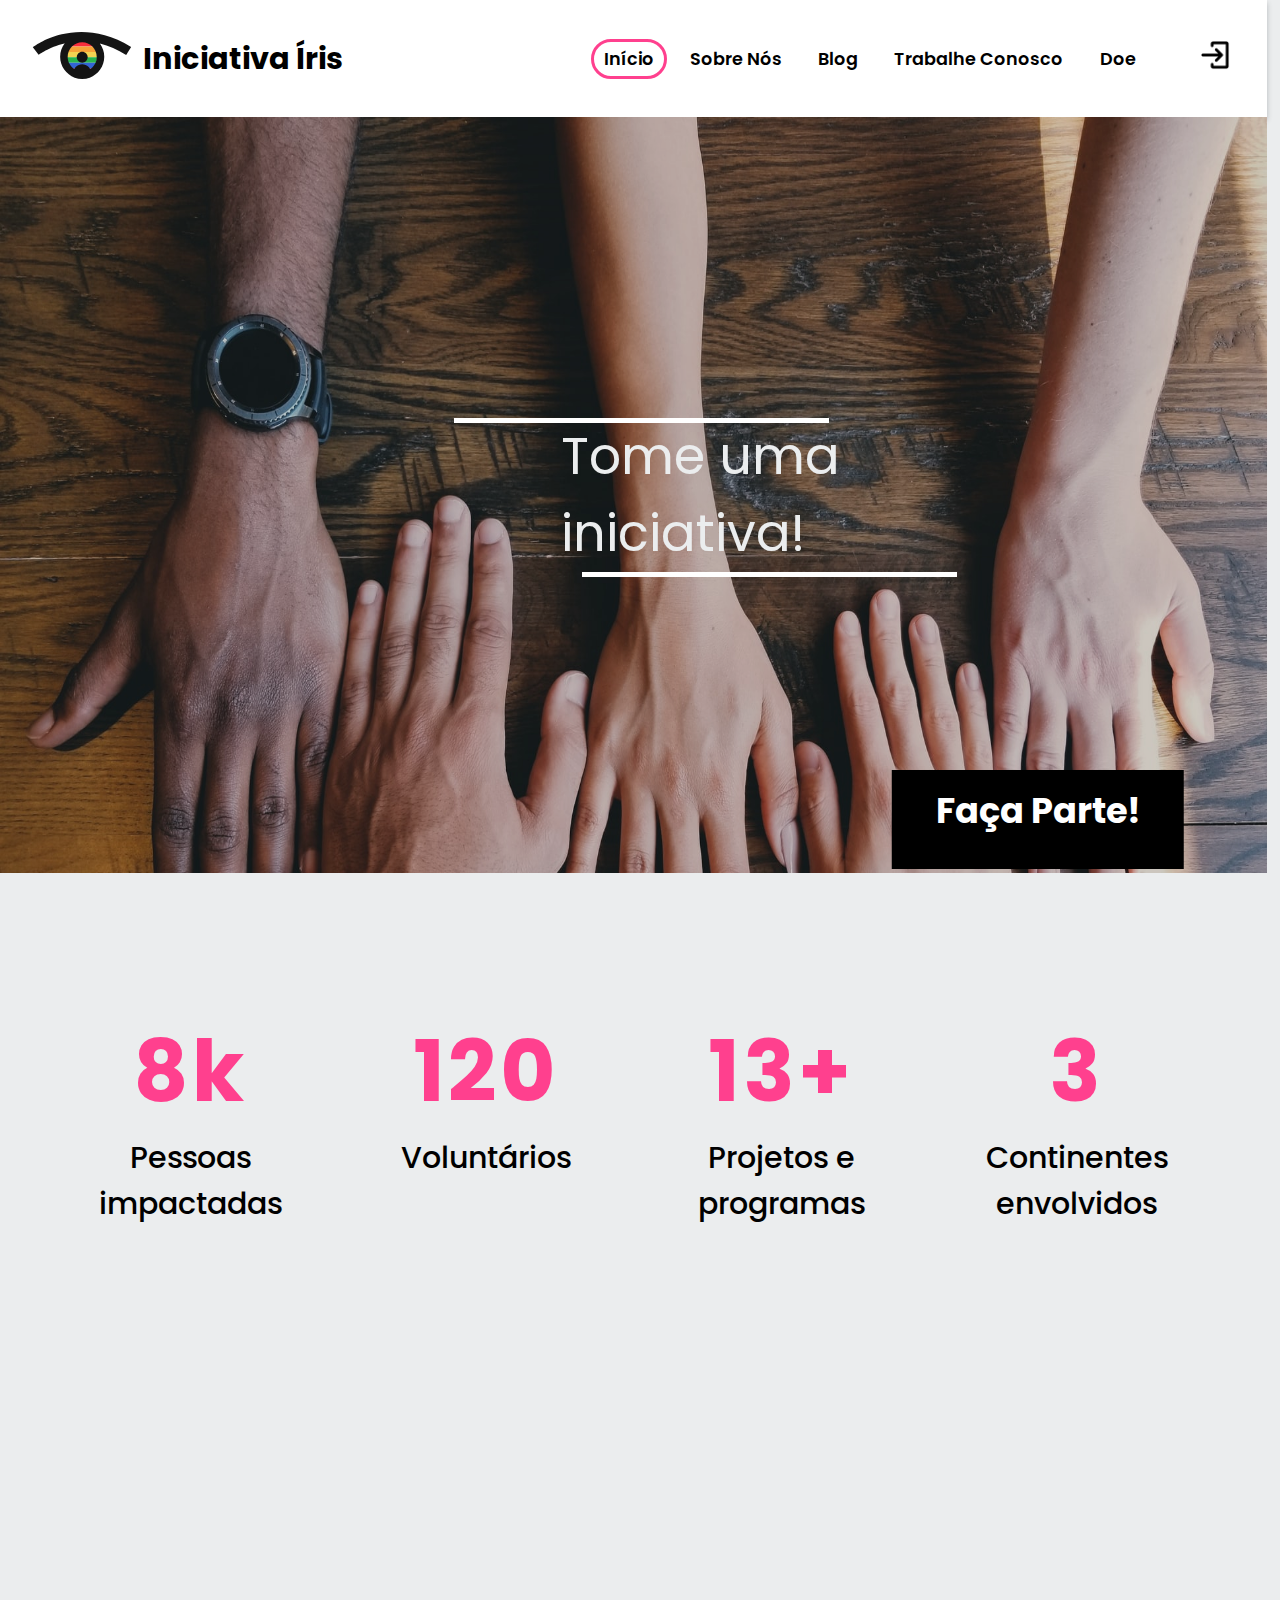
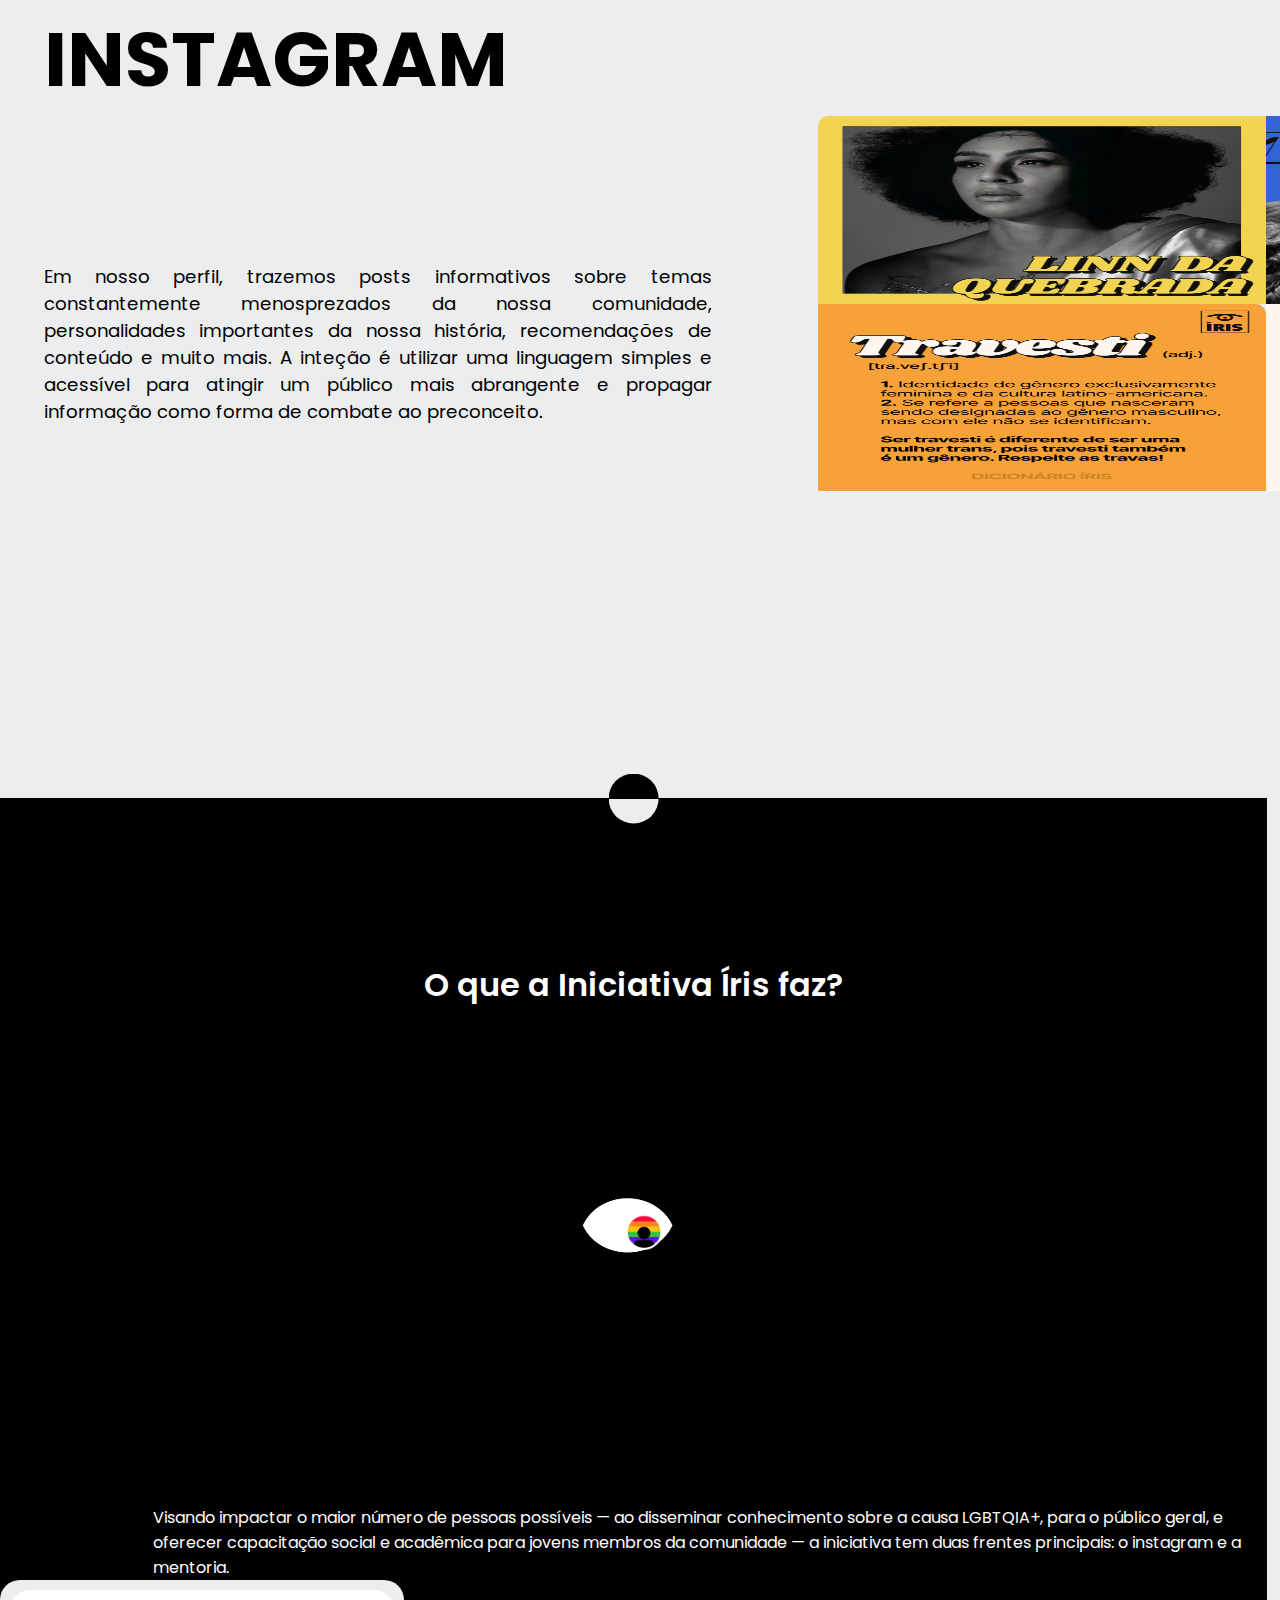
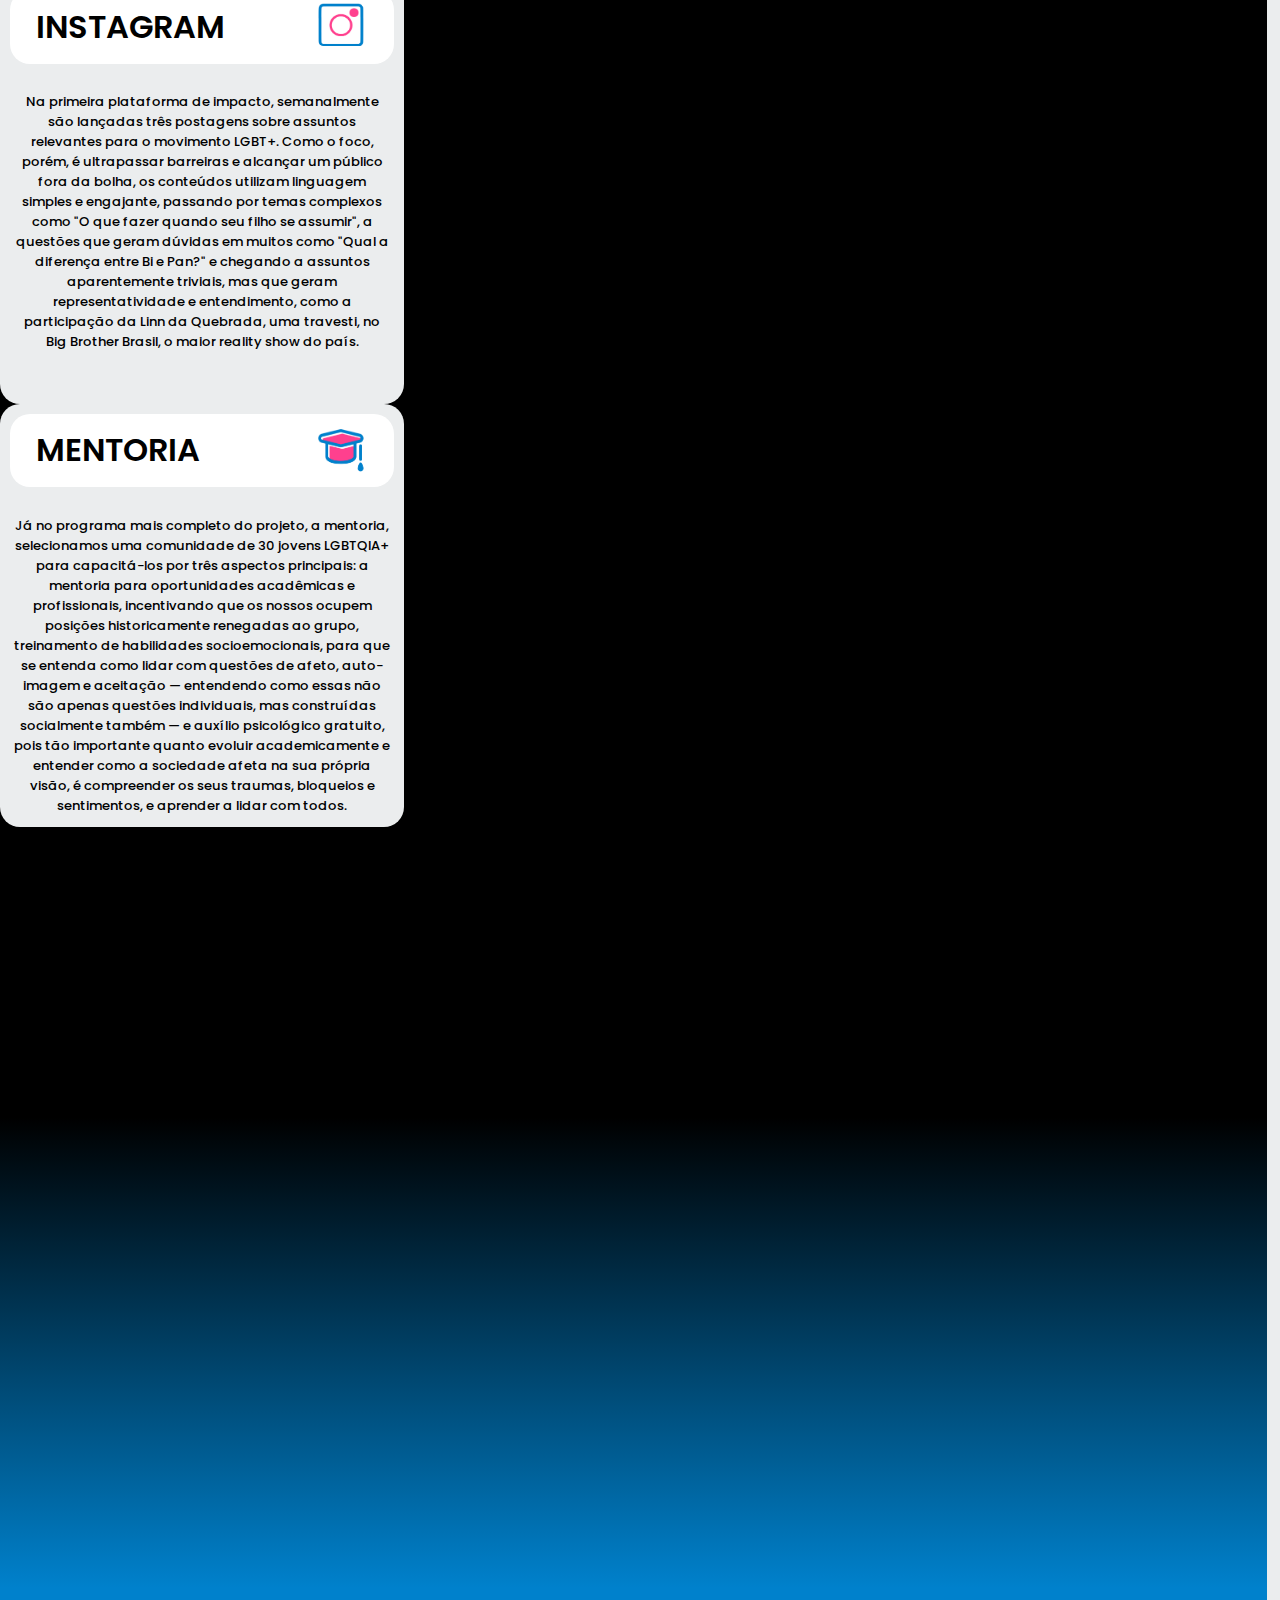
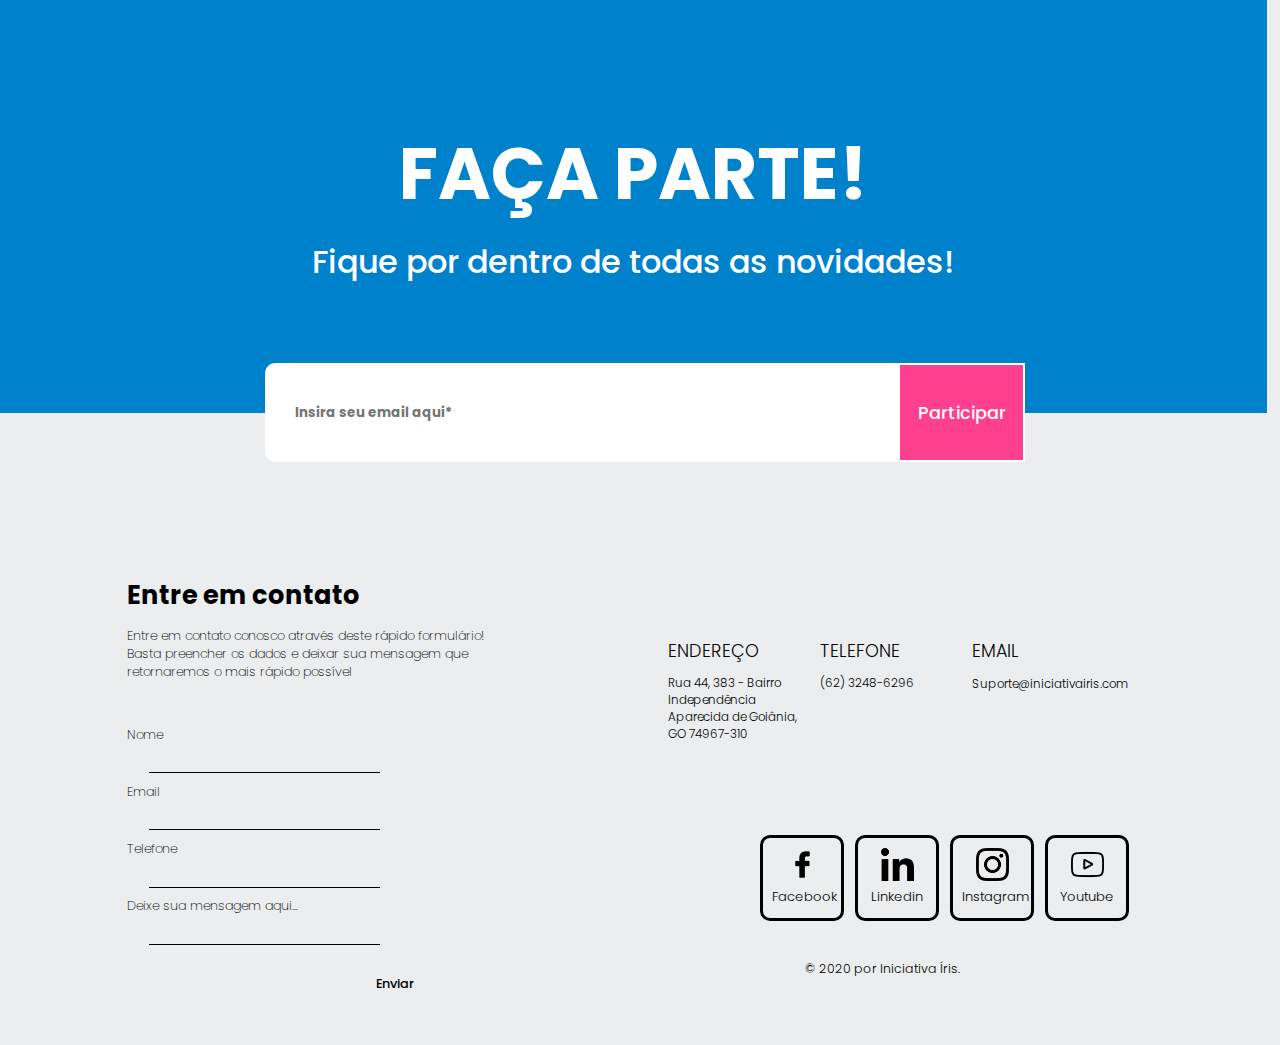
<file: TCC/public/Index.html>
<!DOCTYPE html>
<html lang="en">
<head>
    <!--Page Bar-->
    <title>Iniciativa Íris</title>
    <link rel="icon" type="image/jpg" href="images/Icons/Logo.svg"/>
    <meta charset="UTF-8">
    <meta http-equiv="X-UA-Compatible" content="IE=edge">

    <!-- View Port -->
    <meta name="viewport" content="width=device-width, initial-scale=1.0">

    <!-- CSS -->
    <link rel="stylesheet" href="css/Index.css">
    <link rel="stylesheet" href="css/Global.css">
    
    <!-- FONTS -->
    <style>
        @import url('https://fonts.googleapis.com/css2?family=Poppins:wght@200;300;400;500;600;700&display=swap');
    </style>
</head>

<body>
    <header>
        <div>
            <a href="Index.html">
                <image src="images/Icons/Logo.svg" alt="logo íris" height="47px">
            </a>
            <a id="Project-name" href="Index.html">
                Iniciativa Íris
            </a>
        </div>
        <nav>
            <div id="Menu">
                <li><a href="Index.html" id="On-Page">Início</a></li>
                <li><a href="About.html">Sobre Nós</a></li>
                <li><a href="Blog.html">Blog</a></li>
                <li><a href="Volunteers.html">Trabalhe Conosco</a></li>
                <li><a href="Donate.html">Doe</a></li>
            </div>


            <div id="Login">
                <a href="Login.php">
                    <img src="images/Icons/login.png" alt="" height="30px">
                </a>
            </div>      
        </nav>
    </header>
    <main>

       <!--  IMAGEM INICIAL -->

        <div id="Background">
            <div>
                <div id="Bg_filter"></div>
                
                <div class="Bg_content"></div>
                <span id="Img_frase">Tome uma <br> iniciativa!</span>
                <div class="Bg_content Down_bar"></div>
                <a href="Volunteers.html" id="Subscribe"><span>Faça Parte!</span></a>
            </div>
        </div>

        <!-- NÚMERO DE IMPACTADOS -->

        <div id="Numbers">
            <div>
                <p class="Pink_numbers">8k</p>
                <p>Pessoas</p>
                <p>impactadas</p>
            </div>
            <div>
                <p class="Pink_numbers">120</p>
                <p>Voluntários</p>
            </div>
            <div>
                <p class="Pink_numbers">13+</p>
                <p>Projetos e</p>
                <p>programas</p>
            </div>
            <div>
                <p class="Pink_numbers">3</p>
                <p>Continentes</p>
                <p>envolvidos</p>
            </div>
        </div>

        <!-- POSTAGENS DO INSTAGRAM -->

        <div id="Instagram">
            <div id="Ig-text">
                <h1>INSTAGRAM</h1>
                <p>Em nosso perfil, trazemos posts informativos sobre temas constantemente
                    menosprezados da nossa comunidade, personalidades importantes da nossa 
                    história, recomendações de conteúdo e muito mais. A inteção é utilizar 
                    uma linguagem simples e acessível para atingir um público mais abrangente 
                    e propagar informação como forma de combate ao preconceito.
                </p>
            </div>
            <div id="Ig-posts">
                <div class="High-Edge">
                    <div>
                        <img src="images/Posts/4.png" alt="" height="225px" width="270px">
                        <a href="https://www.instagram.com/p/CYuypS-L0hb/"></a>
                    </div>
                    <div>
                        <img src="images/Posts/5.png" alt="" height="225px" width="270px">
                        <a href="https://www.instagram.com/p/CY-DNxprNTt/"></a>
                    </div>
                </div>

                <div>
                    <div>
                        <img src="images/Posts/2.png" alt="" height="225px" width="270px">
                        <a href="https://www.instagram.com/p/CXj1uHOLSnc/"></a>
                    </div>
                    <div>
                        <img src="images/Posts/3.png" alt="" height="225px" width="270px">
                        <a href="https://www.instagram.com/p/CX1Gl8erNre/"></a>
                    </div>
                </div>

                <div class="Low-Edge">
                    <div>
                        <img src="images/Posts/6.png" alt="" height="225px" width="270px">
                        <a href="https://www.instagram.com/p/CZUagLDro3D/"></a>
                    </div>
                    <div>
                        <img src="images/Posts/1.png" alt="" height="225px" width="270px">
                        <a href="https://www.instagram.com/p/CXeDJehLK3i/"></a>
                    </div>
                </div>
            </div>
            <div id="Divisor">
                <div class="Divisor"></div>
            </div>
        </div>

        <!-- SOBRE A INICIATIVA -->

        <div id="About">
            <div>
                <h1>
                    O que a Iniciativa Íris faz?
                </h1>
            </div>

            <div id="Contour">
                    <div id="Eye"></div>
            </div>

            <div>
                <p>
                    Visando impactar o maior número de pessoas possíveis — ao disseminar conhecimento 
                    sobre a causa LGBTQIA+, para o público geral, e oferecer capacitação social e acadêmica 
                    para jovens membros da comunidade — a iniciativa tem duas frentes principais: o instagram 
                    e a mentoria.
                </p>
            </div>

            <div>

                <div class="Text">
                    <div>
                        <h1>INSTAGRAM</h1>
                        <div id="Instagram-icon"></div>
                    </div>

                    <p>
                        Na primeira plataforma de impacto, semanalmente são lançadas três postagens sobre assuntos 
                        relevantes para o movimento LGBT+. Como o foco, porém, é ultrapassar barreiras e alcançar 
                        um público fora da bolha, os conteúdos utilizam linguagem simples e engajante, passando 
                        por temas complexos como "O que fazer quando seu filho se assumir", a questões que geram 
                        dúvidas em muitos como "Qual a diferença entre Bi e Pan?" e chegando a assuntos 
                        aparentemente triviais, mas que geram representatividade e entendimento, como a participação 
                        da Linn da Quebrada, uma travesti, no Big Brother Brasil, o maior reality show do país.
                    </p>
                </div>

                <div class="Text">
                    <div>
                        <h1>MENTORIA</h1>
                        <div id="Mentorship"></div>
                    </div>

                    <p>
                        Já no programa mais completo do projeto, a mentoria, selecionamos uma comunidade de 30
                        jovens LGBTQIA+ para capacitá-los por três aspectos principais: a mentoria para 
                        oportunidades acadêmicas e profissionais, incentivando que os nossos ocupem posições 
                        historicamente renegadas ao grupo, treinamento de habilidades socioemocionais, para 
                        que se entenda como lidar com questões de afeto, auto-imagem e aceitação — entendendo 
                        como essas não são apenas questões individuais, mas construídas socialmente também — 
                        e auxílio psicológico gratuito, pois tão importante quanto evoluir academicamente e 
                        entender como a sociedade afeta na sua própria visão, é compreender os seus traumas, 
                        bloqueios e sentimentos, e aprender a lidar com todos.
                    </p>
                </div>

            </div>
        </div>
    </main>

    <!-- RODAPÉ -->

    <footer>
        <div id="Mail_letter">
            <h1>FAÇA PARTE!</h1>
            <p>Fique por dentro de todas as novidades!</p>
            <form name="form_newsletter" method="post" action="models/Newsletter.php">
                <div>
                    <input name="email" type="email" placeholder="Insira seu email aqui*" required>
                    <button type="submit">Participar</button>
                </div>
            </form>
        </div>

        <div>
            <div id="User-Contact">
                <form name="form_mensagem" method="post" action="models/Contato.php">
                    <h1>Entre em contato</h1>
                    <p>
                        Entre em contato conosco através deste rápido formulário! Basta preencher os dados 
                        e deixar sua mensagem que retornaremos o mais rápido possível
                    </p>
        
                    <label for="">Nome</label>
                    <input type="text" name="nome" required>
        
                    <label for="">Email</label>
                    <input type="email" name="email" required>
        
                    <label for="">Telefone</label>
                    <input type="tel" name="telefone" required>
        
                    <label for="">Deixe sua mensagem aqui...</label>
                    <input type="text" name="mensagem" required>
        
                    <button type="submit">Enviar</button>
                </form>
            </div>

            <div>
                <div id="Our-Contact">
                    <div>
                        <h3>ENDEREÇO</h3>
                        <p>
                            Rua 44, 383 - Bairro Independência
                            Aparecida de Goiânia, GO 74967-310
                        </p>
                    </div>
                    <div>
                        <h3>TELEFONE</h3>
                        <p>
                            (62) 3248-6296
                        </p>
                    </div>
                    <div>
                        <h3>EMAIL</h3>
                        <p>
                            Suporte@iniciativairis.com
                        </p>
                    </div>
                </div>
                <div id="Social-Media">
                    <div>
                        <a href="">
                            <img src="images/Icons/facebook-black.png" alt="" height="40px">
                            <p>Facebook</p>
                        </a>
                    </div>
                    <div>
                        <a href="">
                            <img src="images/Icons/linkedin-black.png" alt="" height="40px">
                            <p>Linkedin</p>
                        </a>
                    </div>
                    <div>
                        <a href="">
                            <img src="images/Icons/instagram-black.png" alt="" height="40px">
                            <p>Instagram</p>
                        </a>
                    </div>
                    <div>
                        <a href="">
                            <img src="images/Icons/youtube-black.png" alt="" height="40px">
                            <p>Youtube</p>
                        </a>
                    </div>
                </div>
                <div id="Iniciativa">
                    <p>© 2020 por Iniciativa Íris.</p>
                </div>
            </div>
        </div>
    </footer>
</body>

<!-- SCRIPTS -->
<script src="js/Effects.js"></script>

</html>
</file>
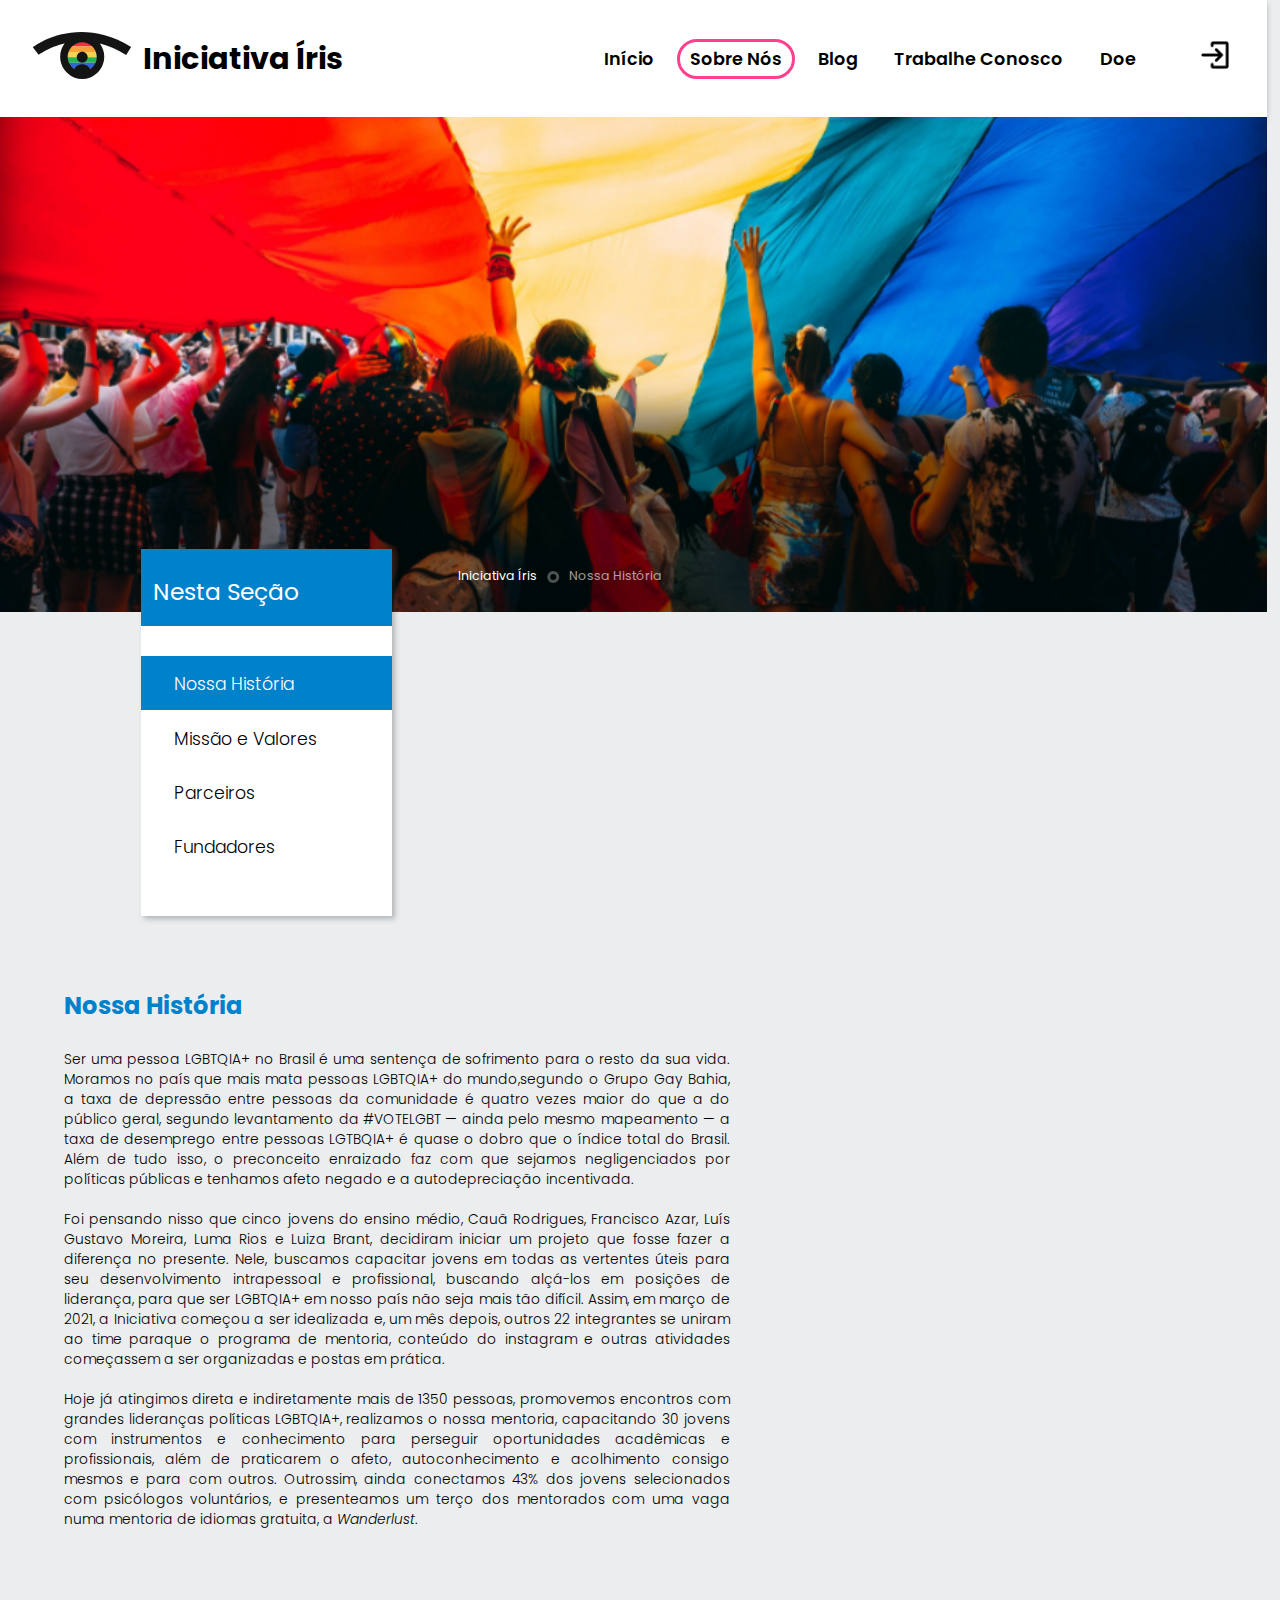
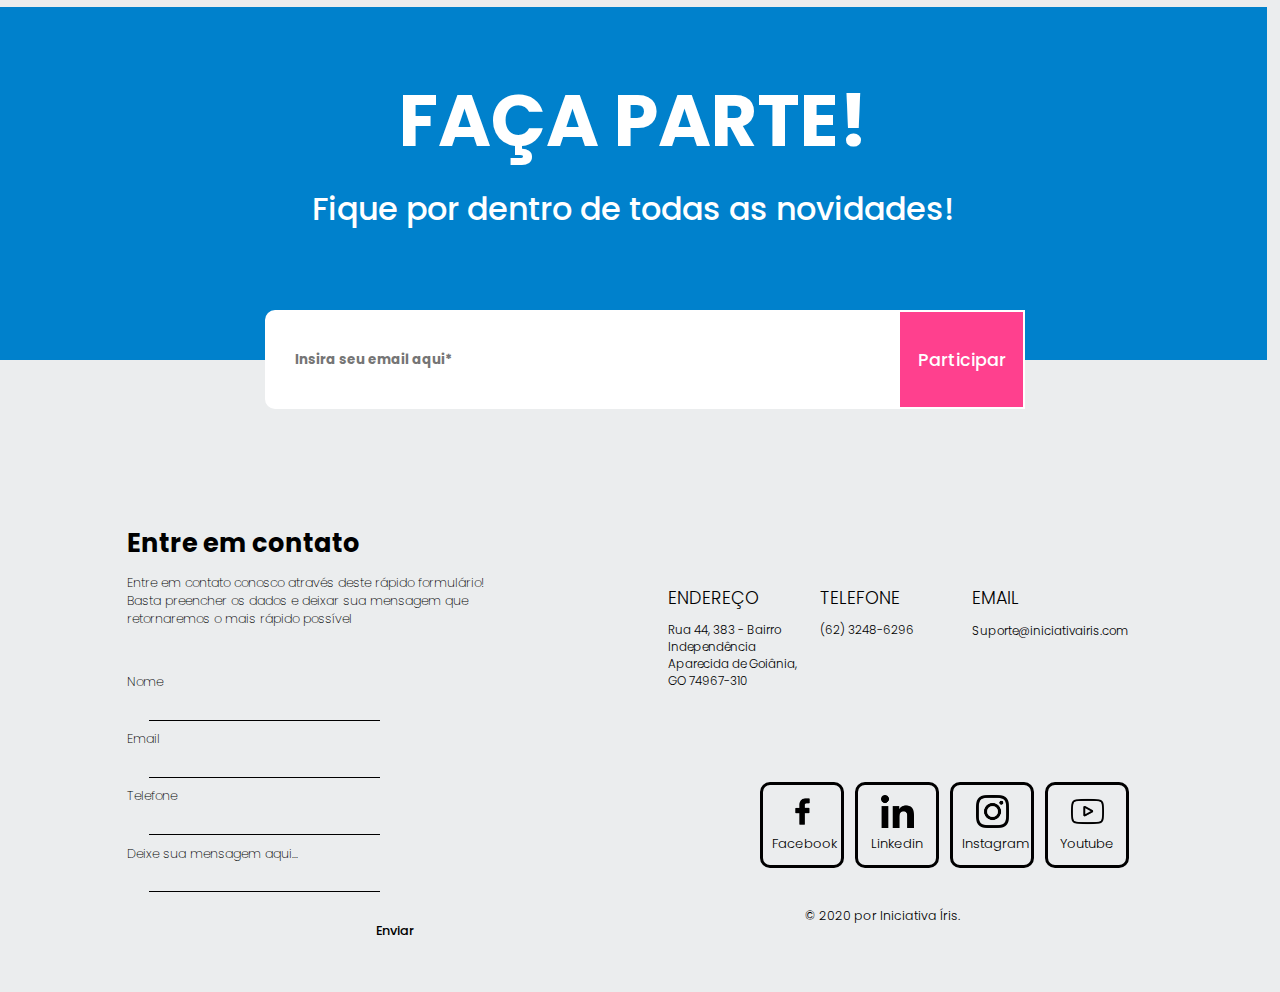
<file: TCC/public/About.html>
<!DOCTYPE html>
<html lang="br">
<head>
    <!--Page Bar-->
    <title>Sobre Nós</title>
    <link rel="icon" type="image/jpg" href="images/Icons/Logo.svg"/>
    <meta charset="UTF-8">
    <meta http-equiv="X-UA-Compatible" content="IE=edge">

    <!-- View Port -->
    <meta name="viewport" content="width=device-width, initial-scale=1.0">

    <!-- CSS -->
    <link rel="stylesheet" href="css/Global.css">
    <link rel="stylesheet" href="css/About.css">

    <!-- FONTS -->
    <style>
        @import url('https://fonts.googleapis.com/css2?family=Poppins:wght@200;300;400;500;600;700&display=swap');
    </style>
</head>

<body>
    <header>
        <div>
            <a href="Index.html">
                <image src="images/Icons/Logo.svg" alt="logo íris" height="47px">
            </a>
            <a id="Project-name" href="Index.html">
                Iniciativa Íris
            </a>
        </div>
        <nav>
            <div id="Menu">
                <li><a href="Index.html">Início</a></li>
                <li><a href="About.html" id="On-Page">Sobre Nós</a></li>
                <li><a href="Blog.html">Blog</a></li>
                <li><a href="Volunteers.html">Trabalhe Conosco</a></li>
                <li><a href="Donate.html">Doe</a></li>
            </div>


            <div id="Login">
                <a href="Login.php">
                    <img src="images/Icons/login.png" alt="" height="30px">
                </a>
            </div>
        </nav>
    </header>
    
    <main>
        <div id="Bg_img">
            <div>
                <p>Iniciativa Íris</p>
                <div id="Circle"></div>
                <p id="History-subtitle" class="Active">Nossa História</p>
                <p id="Mission-subtitle">Missão e Valores</p>
                <p id="Partners-subtitle">Parceiros</p>
                <p id="Founders-subtitle">Fundadores</p>
            </div>
        </div>
        
        <section id="Guide">
            <p>Nesta Seção</p>
            
            <ul>
                <li class="On-section" id="Section-History" onclick="Section('History')">
                    <p>Nossa História</p>
                    <img src="images/Icons/white-arrow.png" height="20px">
                </li>
                
                <li id="Section-Mission" onclick="Section('Mission')">
                    <p>Missão e Valores</p>
                    <img src="images/Icons/white-arrow.png" height="20px">
                </li>

                <li id="Section-Partners" onclick="Section('Partners')">
                    <p>Parceiros</p>
                    <img src="images/Icons/white-arrow.png" height="20px">
                </li>

                <li id="Section-Founders" onclick="Section('Founders')">
                    <p>Fundadores</p>
                    <img src="images/Icons/white-arrow.png" height="20px">
                </li>
            </ul>
        </section>

        <div id="Text">
            <div id="History" class="History Active">
                <h2>Nossa História</h2>
    
                <p>
                    Ser uma pessoa LGBTQIA+ no Brasil é uma sentença de sofrimento para o resto da sua vida. Moramos no país que mais mata pessoas LGBTQIA+ do mundo,segundo o Grupo Gay Bahia, a taxa de depressão entre pessoas da comunidade é quatro vezes maior do que a do público geral, segundo levantamento da #VOTELGBT — ainda pelo mesmo mapeamento — a taxa de desemprego entre pessoas LGTBQIA+ é quase o dobro que o índice total do Brasil. Além de tudo isso, o preconceito enraizado faz com que sejamos negligenciados por políticas públicas e tenhamos afeto negado e a autodepreciação incentivada. <br><br> 
                    Foi pensando nisso que cinco jovens do ensino médio, Cauã Rodrigues, Francisco Azar, Luís Gustavo Moreira, Luma Rios e Luiza Brant, decidiram iniciar um projeto que fosse fazer a diferença no presente. Nele, buscamos capacitar jovens em todas as vertentes úteis para seu desenvolvimento intrapessoal e profissional, buscando alçá-los em posições de liderança, para que ser LGBTQIA+ em nosso país não seja mais tão difícil. Assim, em março de 2021, a Iniciativa começou a ser idealizada e, um mês depois, outros 22 integrantes se uniram ao time paraque o programa de mentoria, conteúdo do instagram e outras atividades começassem a ser organizadas e postas em prática.
                    <br><br>
                    Hoje já atingimos direta e indiretamente mais de 1350 pessoas, promovemos encontros com grandes lideranças políticas LGBTQIA+, realizamos o nossa mentoria, capacitando 30 jovens com instrumentos e conhecimento para perseguir oportunidades acadêmicas e profissionais, além de praticarem o afeto, autoconhecimento e acolhimento consigo mesmos e para com outros. Outrossim, ainda conectamos 43% dos jovens selecionados com psicólogos voluntários, e presenteamos um terço dos mentorados com uma vaga numa mentoria de idiomas gratuita, a <i> Wanderlust</i>.
                </p>
            </div>
    
            <div id="Mission" class="Mission">
                <h2>Nossa Missão e valores</h2>

                <br>
                <h4>Nossa missão:</h4>

                <p>                
                    Capacitar jovens LGBTQIA+, emocional e academicamente, para que se tornem líderes capazes de transformar o Brasil a partir de sua pluralidade.
                </p>

                <br>
                <h4>Nossa visão:</h4>

                <p>
                    Tornar-se referência de acolhimento e desenvolvimento para jovens LGBTQIA+, dispondo de uma grande rede de apoio, ferramentas e conexão.
                </p>
            </div>

            <div id="Partners" class="Partners">
                <h2>Parceiros</h2>

                <br>
                <h4>Lorem ipsum:</h4>

                <p>                
                    Lorem ipsum dolor sit amet, consectetur adipiscing elit. Nullam pretium efficitur hendrerit. Duis quis nisi at sapien porttitor tempus. Vivamus id purus nulla. Quisque neque felis, lacinia id egestas nec, tristique et nisl. Nulla mollis tristique magna, sed aliquet quam hendrerit non. Maecenas blandit pretium ex quis consectetur. Quisque ultricies semper lacus vel cursus. Donec id ipsum scelerisque, porttitor nunc vel, condimentum orci. Maecenas iaculis felis libero, a porta quam laoreet sit amet. Suspendisse ut convallis ipsum.
                </p>

                <br>
                <h4>Lorem ipsum:</h4>

                <p>
                    Sed pulvinar congue eros et volutpat. Fusce ornare facilisis ligula non faucibus. Lorem ipsum dolor sit amet, consectetur adipiscing elit. Nunc congue a libero eu tristique. Suspendisse finibus urna eget luctus laoreet. Mauris maximus id dui eget tincidunt. Morbi malesuada feugiat dolor, id hendrerit leo faucibus eget. Vestibulum vulputate lobortis orci, ut fermentum sem condimentum id. Praesent semper aliquam est id tempor. Duis ultricies diam nunc, vel efficitur neque semper a. Curabitur nisi urna, tempus id accumsan a, tincidunt at quam. Duis molestie facilisis ligula, sit amet imperdiet sapien. Sed nec elit sagittis, tempor ligula vitae, maximus est. Donec ut ante non diam finibus tempor. Pellentesque consequat, eros et rutrum efficitur, neque turpis venenatis tellus, quis faucibus enim sapien imperdiet velit.
                </p>
            </div>

            <div id="Founders" class="Founders">
                <h2>Fundadores</h2>

                <div>
                    <div class="Image One">
                        <img src="images/Fundadores/caua.jpeg" alt="" height="130px">
                    </div>

                    <div>
                        <p>Cauã Rodrigues</p>
                        <h4>Coordenador de relações públicas</h4>
                    </div>
                </div>
                
                <br>

                <p>                
                    Cauã Rodrigues nasceu em Niterói e migrou por diversas casas e cidades 
                    até se fixar em Cabo Frio - RJ, onde estuda no IFRJ. Na iniciativa tem 
                    o papel de coordenador de Relações Públicas. Tem na sua bagagem o 
                    vice-campeonato nacional do maior torneio de debate da história do 
                    Brasil, experiência como recrutador do Prep Change, pesquisa pela FAPERJ 
                    e  aprovação na Academia de Liderança Latino-Americana (LALA) e programa 
                    de debate de Yale.
                </p>

                <div class="Space">
                    <div class="Image">
                        <img src="images/Fundadores/luiza.png" alt="" height="130px">
                    </div>

                    <div>
                        <p>Luiza Brant</p>
                        <h4>Recursos humanos</h4>
                    </div>
                </div>
                
                <br>

                <p class="Space">                
                    Luiza Brant, a fundadora mais nova da Iniciativa, tem 16 anos, é natural 
                    de Belo Horizonte - MG e hoje estuda na <i>Think Global School</i>. 
                    Atualmente, coordena o departamento de Recursos Humanos. Durante sua 
                    vida acumula atividades de impacto social e reconhecimentos internacionais, 
                    destacam-se sua posição de recrutadora no Prep Change e aprovação na 
                    Academia de Liderança Latino-Americana (LALA), programa de verão de 
                    Stanford, UWC e EMIS.
                </p>

                <div class="Space">
                    <div class="Image One">
                        <img src="images/Fundadores/francisco.png" alt="" height="130px">
                    </div>

                    <div>
                        <p>Francisco Azar</p>
                        <h4>Gerenciador de eventos</h4>
                    </div>
                </div>
                
                <br>

                <p class="Space">                
                    Nascido e criado no Rio de Janeiro - RJ, Francisco Azar é o fundador 
                    responsável pela facilitação de eventos da iniciativa. Estudando na 
                    <i>United World College</i>, foi antes aluno do Colégio Pedro II, fundador 
                    da Modelo Intercolegial de Humaitá (Simulação da Onu) e aprovado para a 
                    Academia de Liderança Latino-Americana(LALA). Acumula reconhecimentos 
                    nacionais e internacionais pela <i>Global Citizen</i>, Brasa e 
                    <i>Peace First</i>.
                </p>

                <div class="Space">
                    <div class="Image">
                        <img src="images/Fundadores/luma.png" alt="" height="130px">
                    </div>

                    <div>
                        <p>Luma Rios</p>
                        <h4>Coordenadora das redes sociais</h4>
                    </div>
                </div>
                
                <br>

                <p class="Space">                
                    Tendo migrado para várias regiões do Brasil, sua ultima estadia antes de 
                    embarcar para Noruega estudar em um dos colégios da <i>United World College
                    </i>, foi Natal - RN. Ativista política e extremamente engajada na 
                    participação da sociedade civil como forma de transformar o presente em um 
                    lugar melhor, Luma Rios, é responsável por coordenar os <i>designs</i> e 
                    time de redes sociais em conjunto com Luis.
                </p>

                <div class="Space">
                    <div class="Image One">
                        <img src="images/Fundadores/luis.png" alt="" height="130px">
                    </div>

                    <div>
                        <p>Luis Gustavo</p>
                        <h4>Coordenador das redes sociais</h4>
                    </div>
                </div>
                
                <br>

                <p class="Space">                
                    Luis Gustavo Moreira nasceu e cresceu na pequena cidade do interior de 
                    Minas Gerais, Albertina. Tendo participado de projetos como o Apadrinhaê, 
                    Clube de Oportunidades Internacionais e Ciclo da Educação, hoje é 
                    responsável por coordenar a equipe de redes sociais com Luma. Seu foco 
                    maior é o conteúdo e gerência dos redatores da iniciativa.
                </p>
            </div>
        </div>
    </main>

    <!-- RODAPÉ -->

    <footer>
        <div id="Mail_letter">
            <h1>FAÇA PARTE!</h1>
            <p>Fique por dentro de todas as novidades!</p>
            <form name="form_newsletter" method="post" action="models/Newsletter.php">
                <div>
                    <input name="email" type="email" placeholder="Insira seu email aqui*" required>
                    <button type="submit">Participar</button>
                </div>
            </form>
        </div>

        <div>
            <div id="User-Contact">
                <form name="form_mensagem" method="post" action="models/Contato.php">
                    <h1>Entre em contato</h1>
                    <p>
                        Entre em contato conosco através deste rápido formulário! Basta preencher os dados 
                        e deixar sua mensagem que retornaremos o mais rápido possível
                    </p>
        
                    <label for="">Nome</label>
                    <input type="text" name="nome" required>
        
                    <label for="">Email</label>
                    <input type="email" name="email" required>
        
                    <label for="">Telefone</label>
                    <input type="tel" name="telefone" required>
        
                    <label for="">Deixe sua mensagem aqui...</label>
                    <input type="text" name="mensagem" required>
        
                    <button type="submit">Enviar</button>
                </form>
            </div>

            <div>
                <div id="Our-Contact">
                    <div>
                        <h3>ENDEREÇO</h3>
                        <p>
                            Rua 44, 383 - Bairro Independência
                            Aparecida de Goiânia, GO 74967-310
                        </p>
                    </div>
                    <div>
                        <h3>TELEFONE</h3>
                        <p>
                            (62) 3248-6296
                        </p>
                    </div>
                    <div>
                        <h3>EMAIL</h3>
                        <p>
                            Suporte@iniciativairis.com
                        </p>
                    </div>
                </div>
                <div id="Social-Media">
                    <div>
                        <a href="">
                            <img src="images/Icons/facebook-black.png" alt="" height="40px">
                            <p>Facebook</p>
                        </a>
                    </div>
                    <div>
                        <a href="">
                            <img src="images/Icons/linkedin-black.png" alt="" height="40px">
                            <p>Linkedin</p>
                        </a>
                    </div>
                    <div>
                        <a href="">
                            <img src="images/Icons/instagram-black.png" alt="" height="40px">
                            <p>Instagram</p>
                        </a>
                    </div>
                    <div>
                        <a href="">
                            <img src="images/Icons/youtube-black.png" alt="" height="40px">
                            <p>Youtube</p>
                        </a>
                    </div>
                </div>
                <div id="Iniciativa">
                    <p>© 2020 por Iniciativa Íris.</p>
                </div>
            </div>
        </div>
    </footer>
</body>

    <!-- SCRIPTS -->
    <script src="js/About.js"></script>
    
</html>
</file>
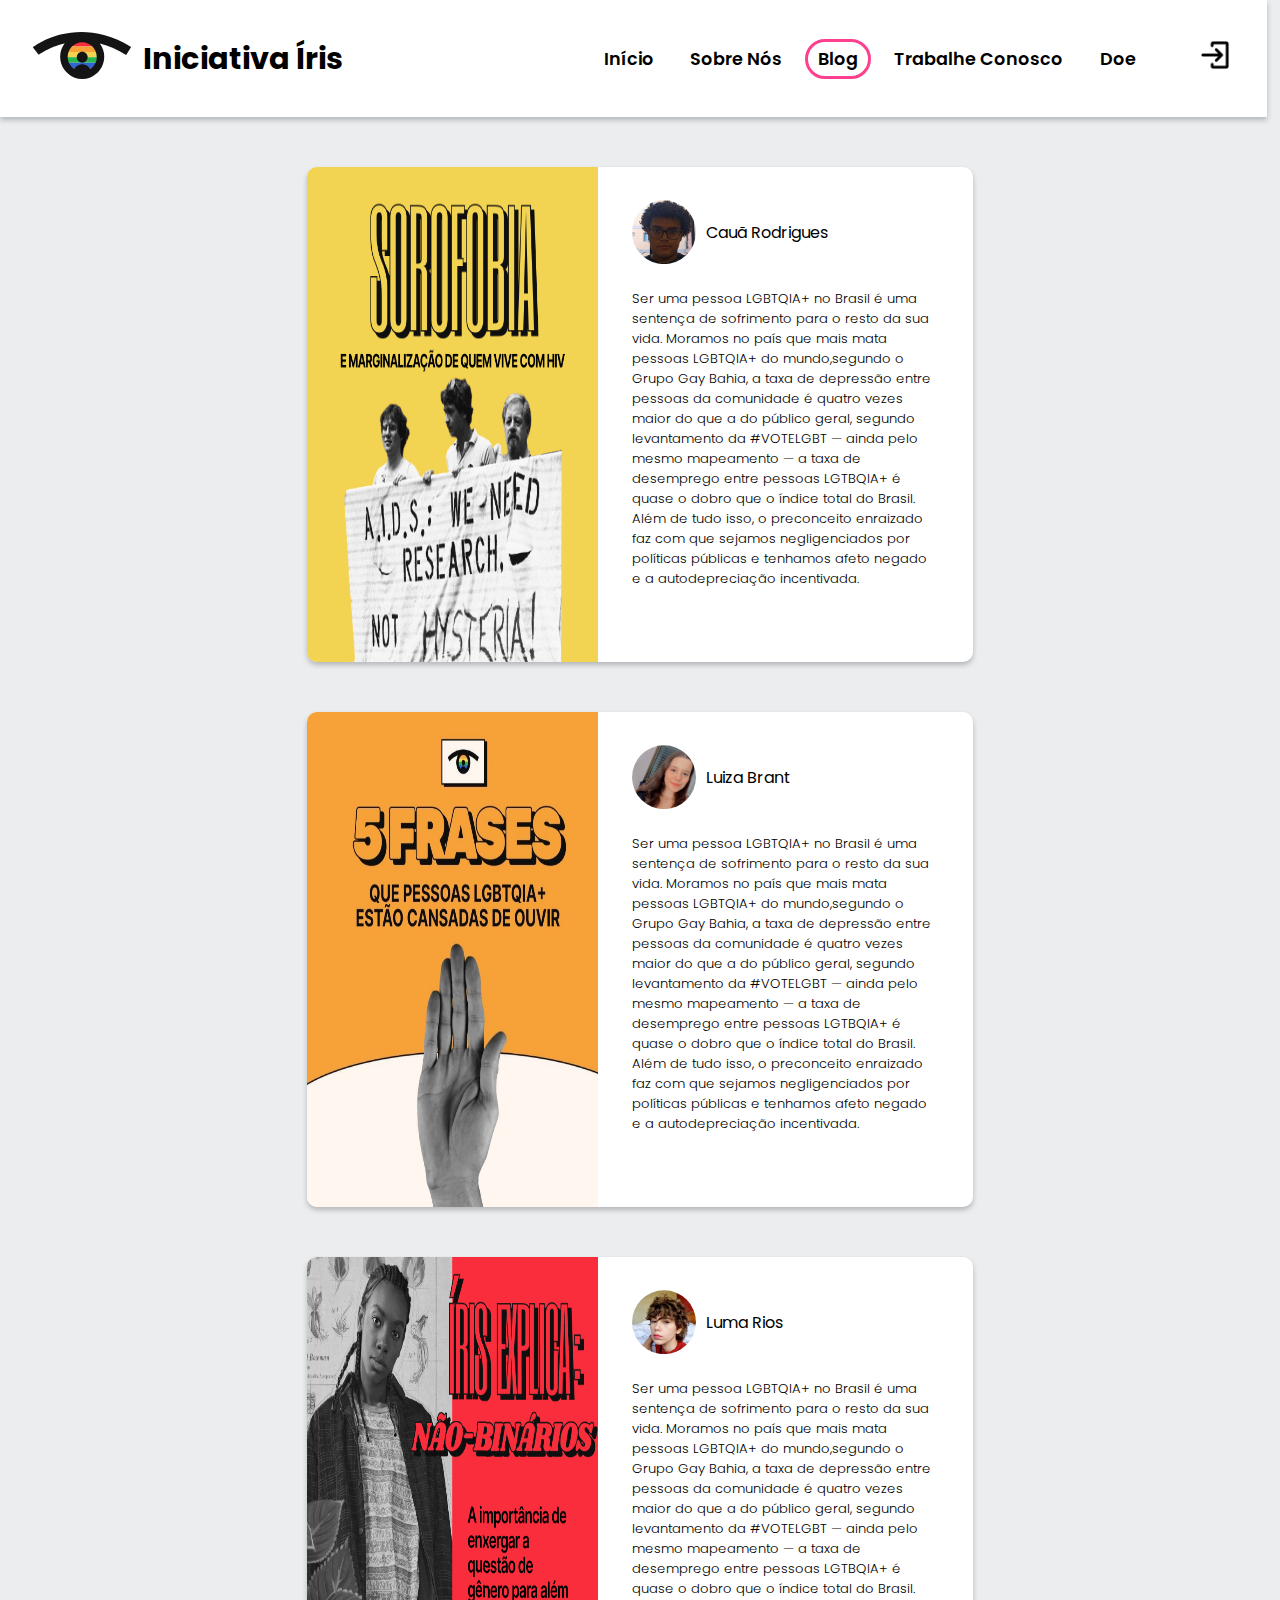
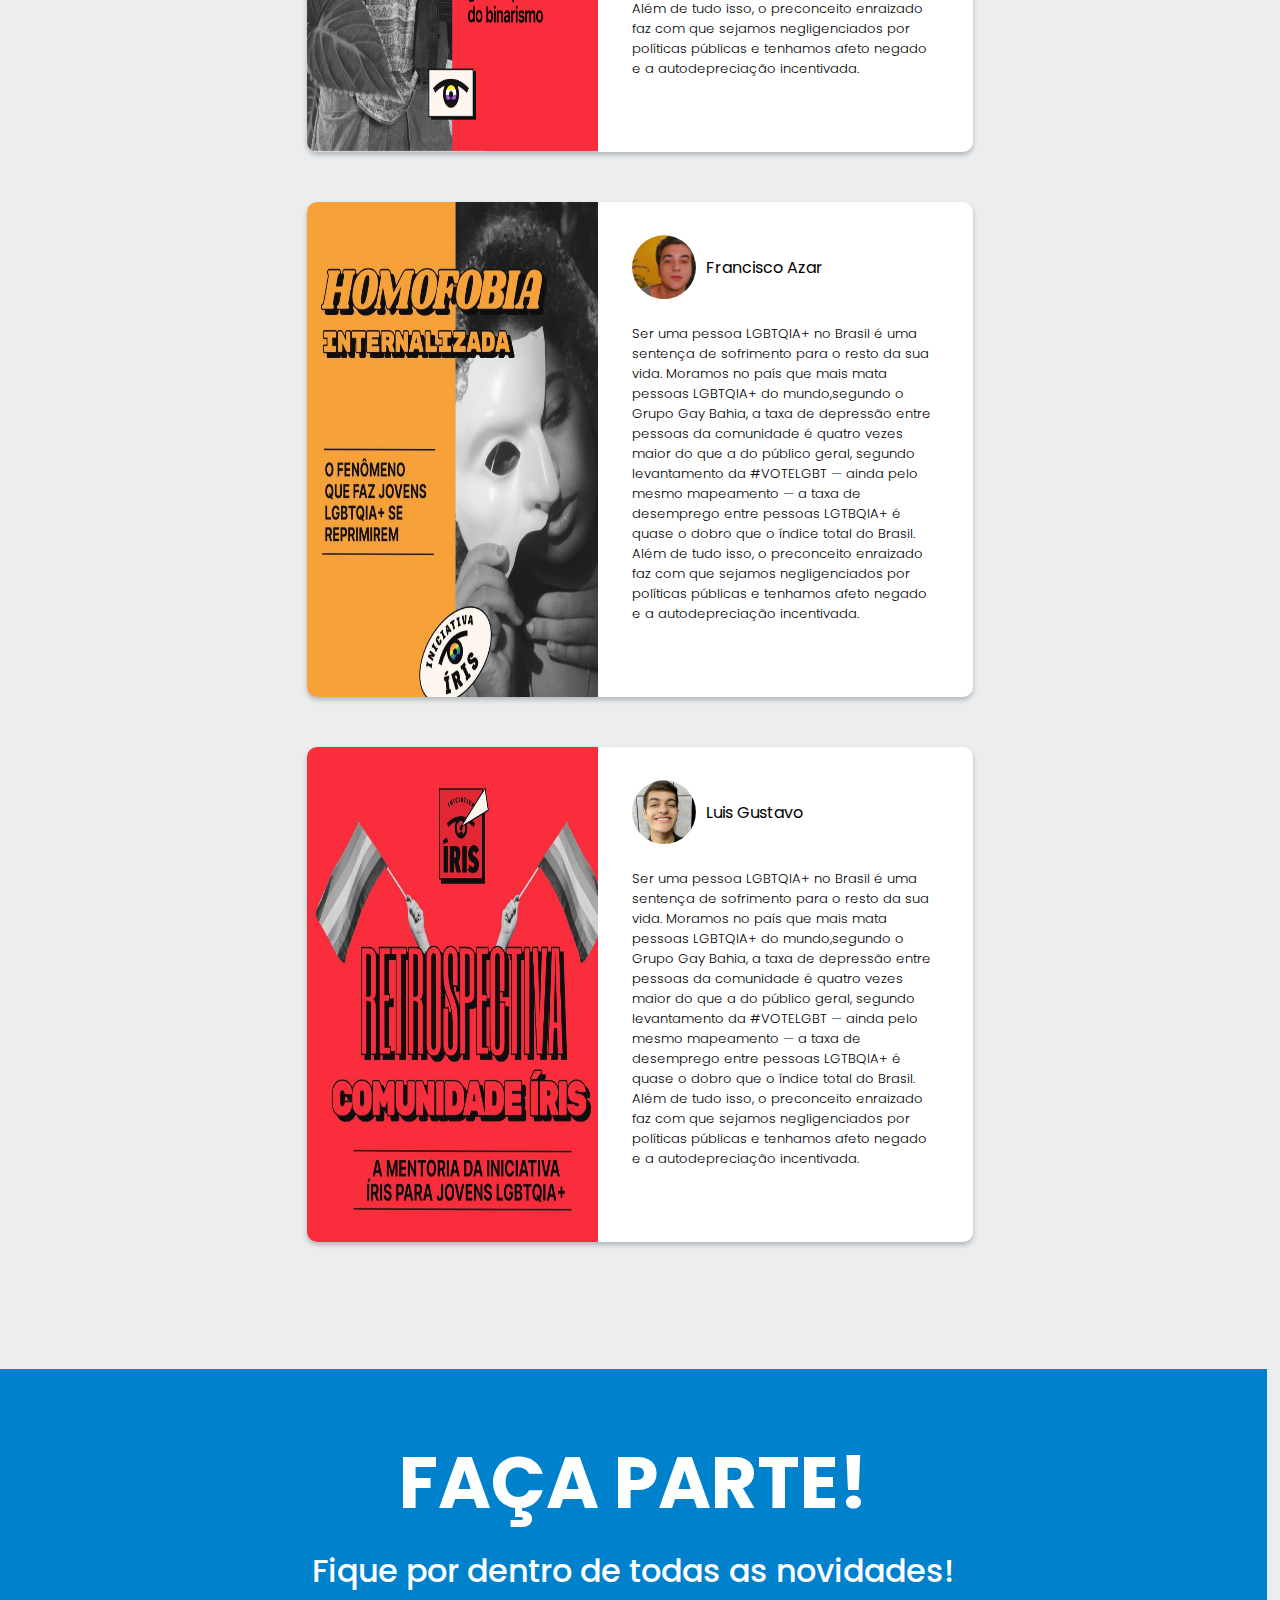
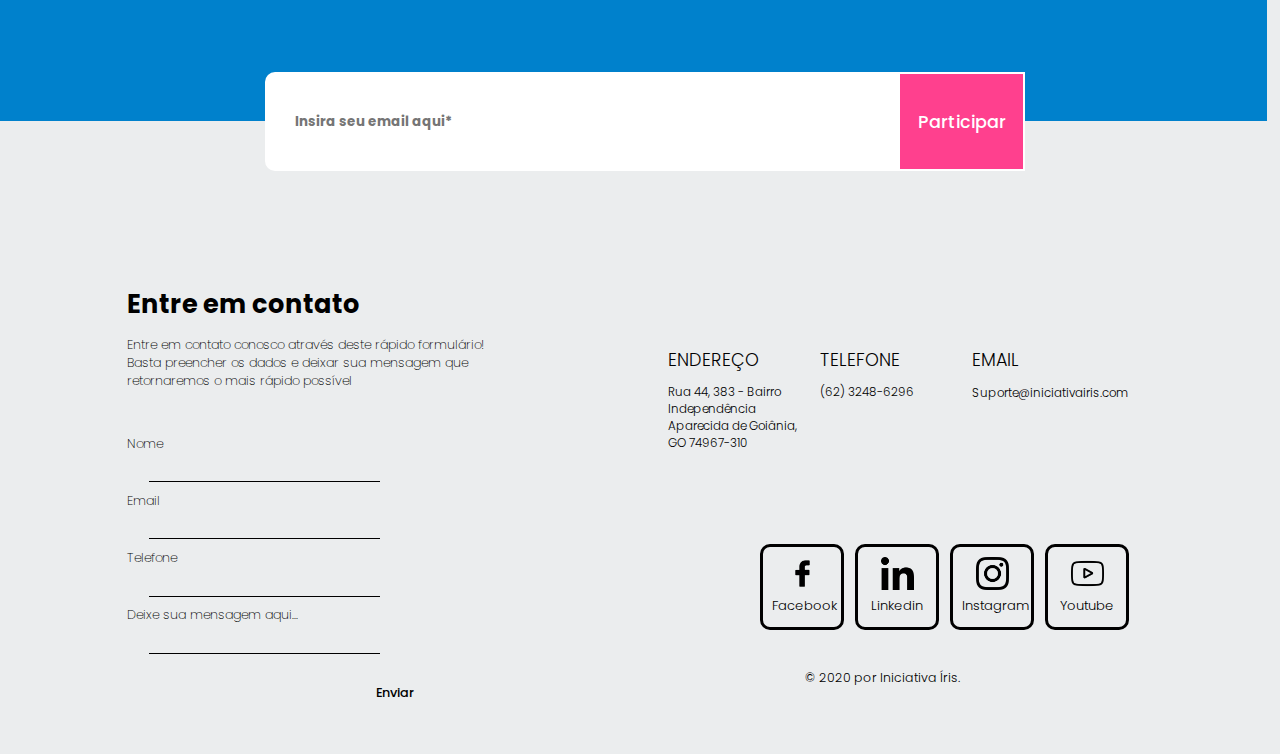
<file: TCC/public/Blog.html>
<!DOCTYPE html>
<html lang="br">
<head>
    <!--Page Bar-->
    <title>Blog</title>
    <link rel="icon" type="image/jpg" href="images/Icons/Logo.svg"/>
    <meta charset="UTF-8">
    <meta http-equiv="X-UA-Compatible" content="IE=edge">

    <!-- View Port -->
    <meta name="viewport" content="width=device-width, initial-scale=1.0">

    <!-- CSS -->
    <link rel="stylesheet" href="css/Global.css">
    <link rel="stylesheet" href="css/Blog.css">

    <!-- FONTS -->
    <style>
        @import url('https://fonts.googleapis.com/css2?family=Poppins:wght@200;300;400;500;600;700&display=swap');
    </style>
</head>

<body>
    <header>
        <div>
            <a href="Index.html">
                <image src="images/Icons/Logo.svg" alt="logo íris" height="47px">
            </a>
            <a id="Project-name" href="Index.html">
                Iniciativa Íris
            </a>
        </div>
        <nav>
            <div id="Menu">
                <li><a href="Index.html">Início</a></li>
                <li><a href="About.html">Sobre Nós</a></li>
                <li><a href="Blog.html" id="On-Page">Blog</a></li>
                <li><a href="Volunteers.html">Trabalhe Conosco</a></li>
                <li><a href="Donate.html">Doe</a></li>
            </div>

            <div id="Menu-Mobile" onclick="MenuMobile()">
                <span id="Hamburguer"></span>
            </div>

            <div id="Login">
                <a href="Login.php">
                    <img src="images/Icons/login.png" alt="" height="30px">
                </a>
            </div>
        </nav>
    </header>

    <main>

        <!-- MENU MOBILE -->
        <div id="Nav">
            <ul>
                <li><a href="Index.html">Início</a></li>
                <li><a href="About.html">Sobre Nós</a></li>
                <li><a href="Blog.html" id="On-Page">Blog</a></li>
                <li><a href="Volunteers.html">Trabalhe Conosco</a></li>
                <li><a href="Donate.html">Doe</a></li>
            </ul>
        </div>

        <div class="Container">
            <div class="Image Post-one"></div>
            <div class="Post-caption">
                <div class="Author">
                    <div class="Author-img Caua"></div>
                    <p>Cauã Rodrigues</p>
                </div>
                <div class="Text">
                    <p>
                        Ser uma pessoa LGBTQIA+ no Brasil é uma sentença de sofrimento para o resto da sua vida. Moramos no país que mais mata pessoas LGBTQIA+ do mundo,segundo o Grupo Gay Bahia, a taxa de depressão entre pessoas da comunidade é quatro vezes maior do que a do público geral, segundo levantamento da #VOTELGBT — ainda pelo mesmo mapeamento — a taxa de desemprego entre pessoas LGTBQIA+ é quase o dobro que o índice total do Brasil. Além de tudo isso, o preconceito enraizado faz com que sejamos negligenciados por políticas públicas e tenhamos afeto negado e a autodepreciação incentivada. 
                    </p>
                </div>
            </div>
        </div>

        <div class="Container">
            <div class="Image Post-two"></div>
            <div class="Post-caption">
                <div class="Author">
                    <div class="Author-img Luiza"></div>
                    <p>Luiza Brant</p>
                </div>
                <div class="Text">
                    <p>
                        Ser uma pessoa LGBTQIA+ no Brasil é uma sentença de sofrimento para o resto da sua vida. Moramos no país que mais mata pessoas LGBTQIA+ do mundo,segundo o Grupo Gay Bahia, a taxa de depressão entre pessoas da comunidade é quatro vezes maior do que a do público geral, segundo levantamento da #VOTELGBT — ainda pelo mesmo mapeamento — a taxa de desemprego entre pessoas LGTBQIA+ é quase o dobro que o índice total do Brasil. Além de tudo isso, o preconceito enraizado faz com que sejamos negligenciados por políticas públicas e tenhamos afeto negado e a autodepreciação incentivada.
                        
                    </p>
                </div>
            </div>
        </div>

        <div class="Container">
            <div class="Image Post-three"></div>
            <div class="Post-caption">
                <div class="Author">
                    <div class="Author-img Luma"></div>
                    <p>Luma Rios</p>
                </div>
                <div class="Text">
                    <p>
                        Ser uma pessoa LGBTQIA+ no Brasil é uma sentença de sofrimento para o resto da sua vida. Moramos no país que mais mata pessoas LGBTQIA+ do mundo,segundo o Grupo Gay Bahia, a taxa de depressão entre pessoas da comunidade é quatro vezes maior do que a do público geral, segundo levantamento da #VOTELGBT — ainda pelo mesmo mapeamento — a taxa de desemprego entre pessoas LGTBQIA+ é quase o dobro que o índice total do Brasil. Além de tudo isso, o preconceito enraizado faz com que sejamos negligenciados por políticas públicas e tenhamos afeto negado e a autodepreciação incentivada. 
                        
                    </p>
                </div>
            </div>
        </div>

        <div class="Container">
            <div class="Image Post-four"></div>
            <div class="Post-caption">
                <div class="Author">
                    <div class="Author-img Francisco"></div>
                    <p>Francisco Azar</p>
                </div>
                <div class="Text">
                    <p>
                        Ser uma pessoa LGBTQIA+ no Brasil é uma sentença de sofrimento para o resto da sua vida. Moramos no país que mais mata pessoas LGBTQIA+ do mundo,segundo o Grupo Gay Bahia, a taxa de depressão entre pessoas da comunidade é quatro vezes maior do que a do público geral, segundo levantamento da #VOTELGBT — ainda pelo mesmo mapeamento — a taxa de desemprego entre pessoas LGTBQIA+ é quase o dobro que o índice total do Brasil. Além de tudo isso, o preconceito enraizado faz com que sejamos negligenciados por políticas públicas e tenhamos afeto negado e a autodepreciação incentivada.
                        
                    </p>
                </div>
            </div>
        </div>

        <div class="Container">
            <div class="Image Post-five"></div>
            <div class="Post-caption">
                <div class="Author">
                    <div class="Author-img Luis"></div>
                    <p>Luis Gustavo</p>
                </div>
                <div class="Text">
                    <p>
                        Ser uma pessoa LGBTQIA+ no Brasil é uma sentença de sofrimento para o resto da sua vida. Moramos no país que mais mata pessoas LGBTQIA+ do mundo,segundo o Grupo Gay Bahia, a taxa de depressão entre pessoas da comunidade é quatro vezes maior do que a do público geral, segundo levantamento da #VOTELGBT — ainda pelo mesmo mapeamento — a taxa de desemprego entre pessoas LGTBQIA+ é quase o dobro que o índice total do Brasil. Além de tudo isso, o preconceito enraizado faz com que sejamos negligenciados por políticas públicas e tenhamos afeto negado e a autodepreciação incentivada. 
                        
                    </p>
                </div>
            </div>
        </div>

    </main>

    <!-- RODAPÉ -->

    <footer>
        <div id="Mail_letter">
            <h1>FAÇA PARTE!</h1>
            <p>Fique por dentro de todas as novidades!</p>
            <form name="form_newsletter" method="post" action="models/Newsletter.php">
                <div>
                    <input name="email" type="email" placeholder="Insira seu email aqui*" required>
                    <button type="submit">Participar</button>
                </div>
            </form>
        </div>

        <div>
            <div id="User-Contact">
                <form name="form_mensagem" method="post" action="models/Contato.php">
                    <h1>Entre em contato</h1>
                    <p>
                        Entre em contato conosco através deste rápido formulário! Basta preencher os dados 
                        e deixar sua mensagem que retornaremos o mais rápido possível
                    </p>
        
                    <label for="">Nome</label>
                    <input type="text" name="nome" required>
        
                    <label for="">Email</label>
                    <input type="email" name="email" required>
        
                    <label for="">Telefone</label>
                    <input type="tel" name="telefone" required>
        
                    <label for="">Deixe sua mensagem aqui...</label>
                    <input type="text" name="mensagem" required>
        
                    <button type="submit">Enviar</button>
                </form>
            </div>

            <div>
                <div id="Our-Contact">
                    <div>
                        <h3>ENDEREÇO</h3>
                        <p>
                            Rua 44, 383 - Bairro Independência
                            Aparecida de Goiânia, GO 74967-310
                        </p>
                    </div>
                    <div>
                        <h3>TELEFONE</h3>
                        <p>
                            (62) 3248-6296
                        </p>
                    </div>
                    <div>
                        <h3>EMAIL</h3>
                        <p>
                            Suporte@iniciativairis.com
                        </p>
                    </div>
                </div>
                <div id="Social-Media">
                    <div>
                        <a href="">
                            <img src="images/Icons/facebook-black.png" alt="" height="40px">
                            <p>Facebook</p>
                        </a>
                    </div>
                    <div>
                        <a href="">
                            <img src="images/Icons/linkedin-black.png" alt="" height="40px">
                            <p>Linkedin</p>
                        </a>
                    </div>
                    <div>
                        <a href="">
                            <img src="images/Icons/instagram-black.png" alt="" height="40px">
                            <p>Instagram</p>
                        </a>
                    </div>
                    <div>
                        <a href="">
                            <img src="images/Icons/youtube-black.png" alt="" height="40px">
                            <p>Youtube</p>
                        </a>
                    </div>
                </div>
                <div id="Iniciativa">
                    <p>© 2020 por Iniciativa Íris.</p>
                </div>
            </div>
        </div>
    </footer>
</body>

<!-- SCRIPT -->
<script src="js/Effects.js"></script>

</html>
</file>
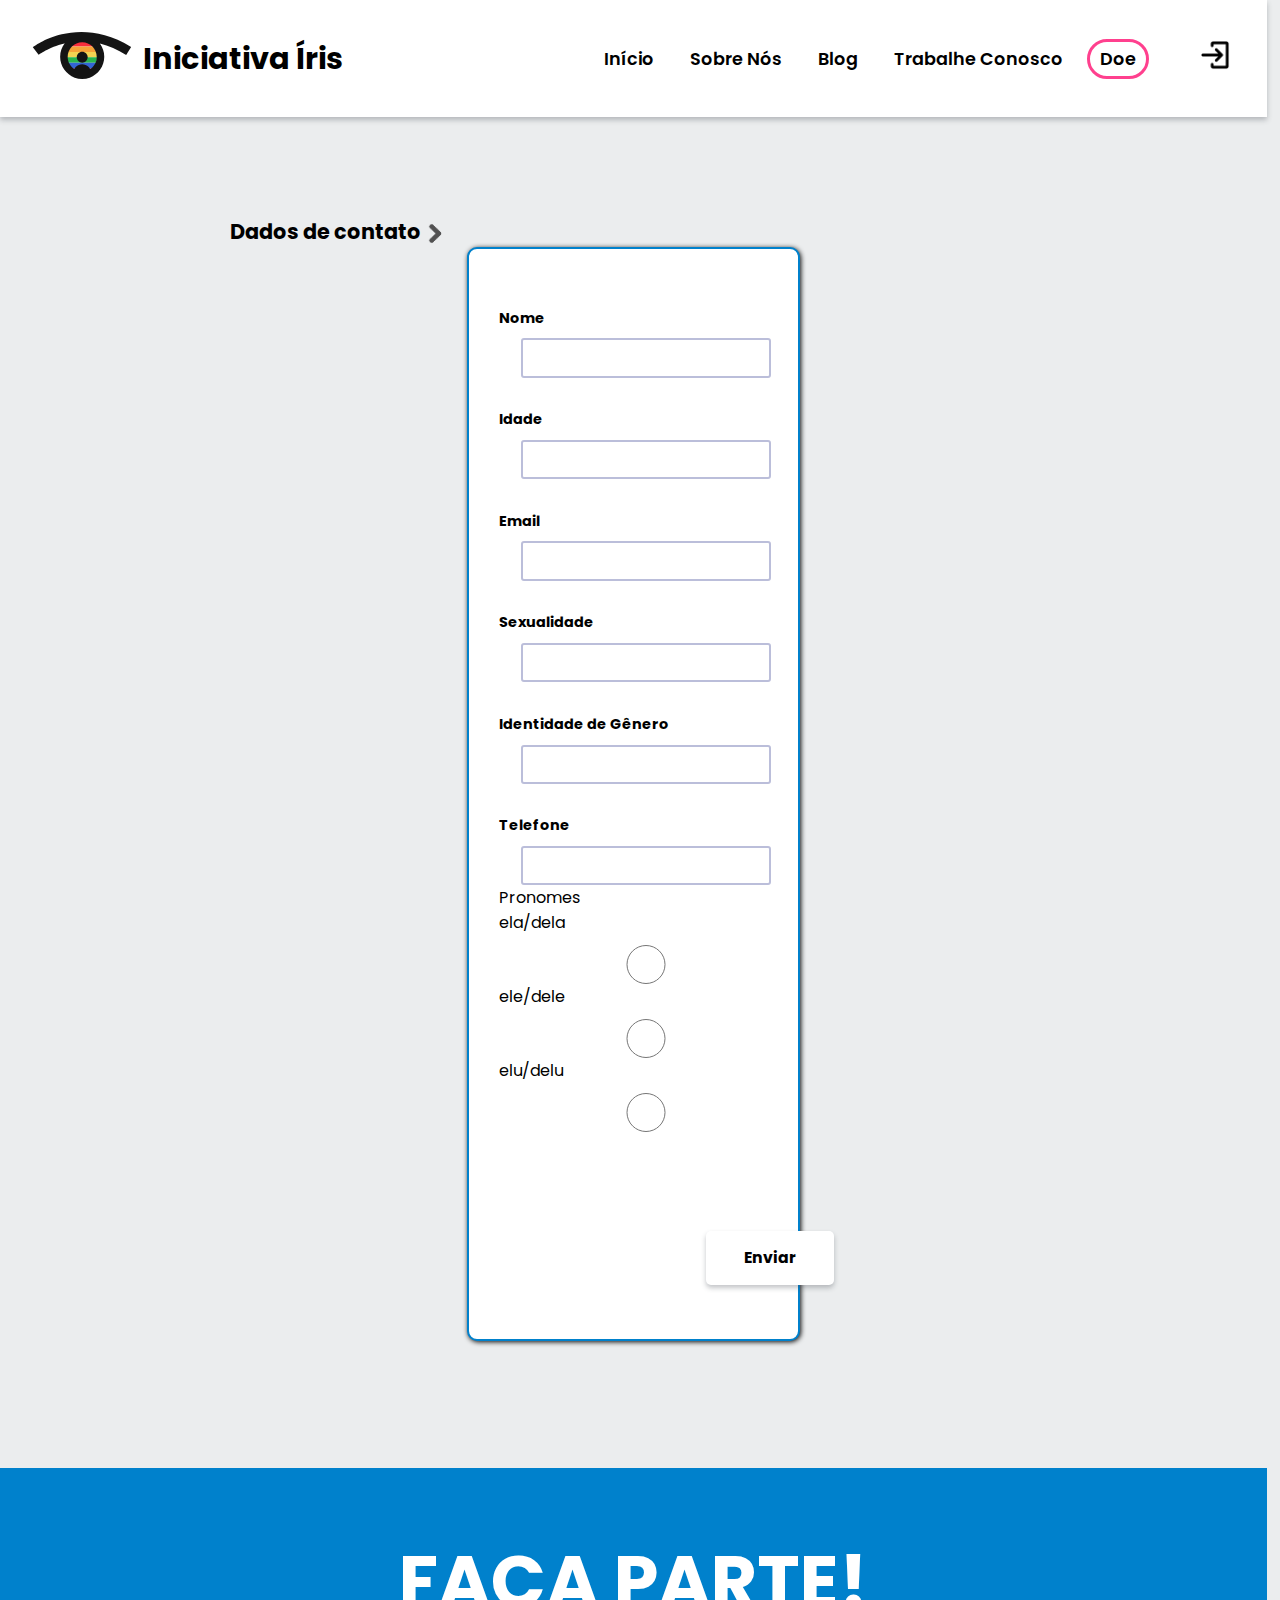
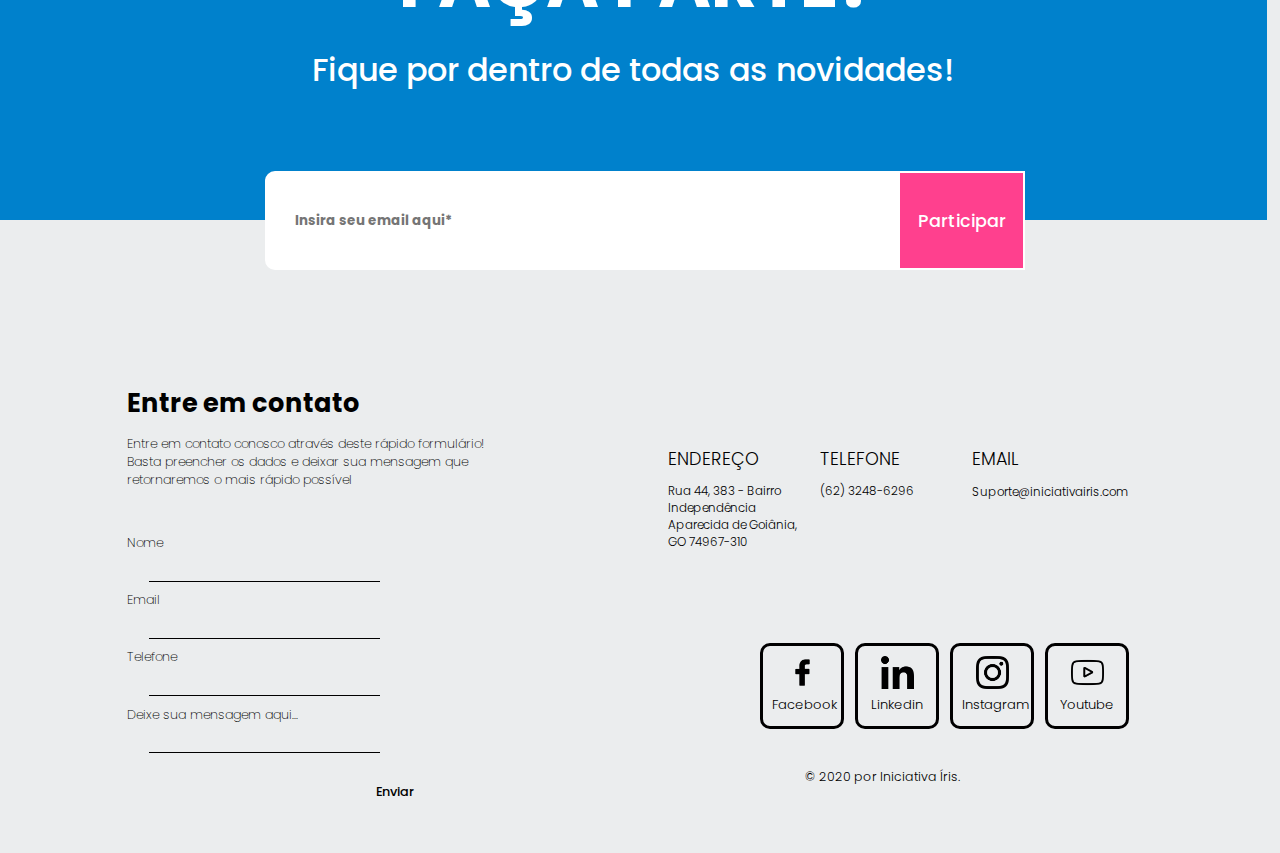
<file: TCC/public/Donate.html>
<!DOCTYPE html>
<html lang="br">
<head>
    <!--Page Bar-->
    <title>Doe</title>
    <link rel="icon" type="image/jpg" href="images/Icons/Logo.svg"/>
    <meta charset="UTF-8">
    <meta http-equiv="X-UA-Compatible" content="IE=edge">

    <!-- View Port -->
    <meta name="viewport" content="width=device-width, initial-scale=1.0">

    <!-- CSS -->
    <link rel="stylesheet" href="css/Global.css">
    <link rel="stylesheet" href="css/Donate.css">

    <!-- FONTS -->
    <style>
        @import url('https://fonts.googleapis.com/css2?family=Poppins:wght@200;300;400;500;600;700&display=swap');
    </style>
</head>

<body>
    <header>
        <div>
            <a href="Index.html">
                <image src="images/Icons/Logo.svg" alt="logo íris" height="47px">
            </a>
            <a id="Project-name" href="Index.html">
                Iniciativa Íris
            </a>
        </div>
        <nav>
            <div id="Menu">
                <li><a href="Index.html">Início</a></li>
                <li><a href="About.html">Sobre Nós</a></li>
                <li><a href="Blog.html">Blog</a></li>
                <li><a href="Volunteers.html">Trabalhe Conosco</a></li>
                <li><a href="Donate.html" id="On-Page">Doe</a></li>
            </div>


            <div id="Login">
                <a href="Login.php">
                    <img src="images/Icons/login.png" alt="" height="30px">
                </a>
            </div>
        </nav>
    </header>
    
    <!-- INFORMAÇÕES DO DOADOR -->

    <main>
        <div id="instructions">
            <h3>Dados de contato</h3>
            <img src="images/Icons/arrow.png" >
        </div>

        <div class="form donate">
            <form name="form_inserir_doador" method="post" action="models/Donate.php">
                <label>
                    <p>Nome</p>
                    <input type="text" required name="nome">
                </label>

                <label>
                    <p>Idade</p>
                    <input type="number" required name="idade">
                </label>

                <label>
                    <p>Email</p>
                    <input type="email" required name="email">
                </label>

                <label>
                    <p>Sexualidade</p>
                    <input type="text" required name="sexualidade">
                </label>

                <label>
                    <p>Identidade de Gênero</p>
                    <input type="text" required name="genero">
                </label>

                <label>
                    <p>Telefone</p>
                    <input type="text" required name="telefone">
                </label>
                
                <div class="pronouns">
                    <p>Pronomes</p>

                    <div class="option one">
                        <p>ela/dela</p>
                        <input type="radio" name="pronomes" value="ela/dela">
                    </div>

                    <div class="option two">
                        <p>ele/dele</p>
                        <input type="radio" name="pronomes" value="ele/dele">
                    </div>

                    <div class="option three">
                        <p>elu/delu</p>
                        <input type="radio" name="pronomes" value="elu/delu">
                    </div>
                </div>

                <button type="submit">Enviar</button>
            </form>
        </div>       
    </main>
    
    <!-- RODAPÉ -->

    <footer>
        <div id="Mail_letter">
            <h1>FAÇA PARTE!</h1>
            <p>Fique por dentro de todas as novidades!</p>
            <form name="form_newsletter" method="post" action="models/Newsletter.php">
                <div>
                    <input name="email" type="email" placeholder="Insira seu email aqui*" required>
                    <button type="submit">Participar</button>
                </div>
            </form>
        </div>

        <div>
            <div id="User-Contact">
                <form name="form_mensagem" method="post" action="models/Contato.php">
                    <h1>Entre em contato</h1>
                    <p>
                        Entre em contato conosco através deste rápido formulário! Basta preencher os dados 
                        e deixar sua mensagem que retornaremos o mais rápido possível
                    </p>
        
                    <label for="">Nome</label>
                    <input type="text" name="nome" required>
        
                    <label for="">Email</label>
                    <input type="email" name="email" required>
        
                    <label for="">Telefone</label>
                    <input type="tel" name="telefone" required>
        
                    <label for="">Deixe sua mensagem aqui...</label>
                    <input type="text" name="mensagem" required>
        
                    <button type="submit">Enviar</button>
                </form>
            </div>

            <div>
                <div id="Our-Contact">
                    <div>
                        <h3>ENDEREÇO</h3>
                        <p>
                            Rua 44, 383 - Bairro Independência
                            Aparecida de Goiânia, GO 74967-310
                        </p>
                    </div>
                    <div>
                        <h3>TELEFONE</h3>
                        <p>
                            (62) 3248-6296
                        </p>
                    </div>
                    <div>
                        <h3>EMAIL</h3>
                        <p>
                            Suporte@iniciativairis.com
                        </p>
                    </div>
                </div>
                <div id="Social-Media">
                    <div>
                        <a href="">
                            <img src="images/Icons/facebook-black.png" alt="" height="40px">
                            <p>Facebook</p>
                        </a>
                    </div>
                    <div>
                        <a href="">
                            <img src="images/Icons/linkedin-black.png" alt="" height="40px">
                            <p>Linkedin</p>
                        </a>
                    </div>
                    <div>
                        <a href="">
                            <img src="images/Icons/instagram-black.png" alt="" height="40px">
                            <p>Instagram</p>
                        </a>
                    </div>
                    <div>
                        <a href="">
                            <img src="images/Icons/youtube-black.png" alt="" height="40px">
                            <p>Youtube</p>
                        </a>
                    </div>
                </div>
                <div id="Iniciativa">
                    <p>© 2020 por Iniciativa Íris.</p>
                </div>
            </div>
        </div>
    </footer>
</body>
</html>
</file>
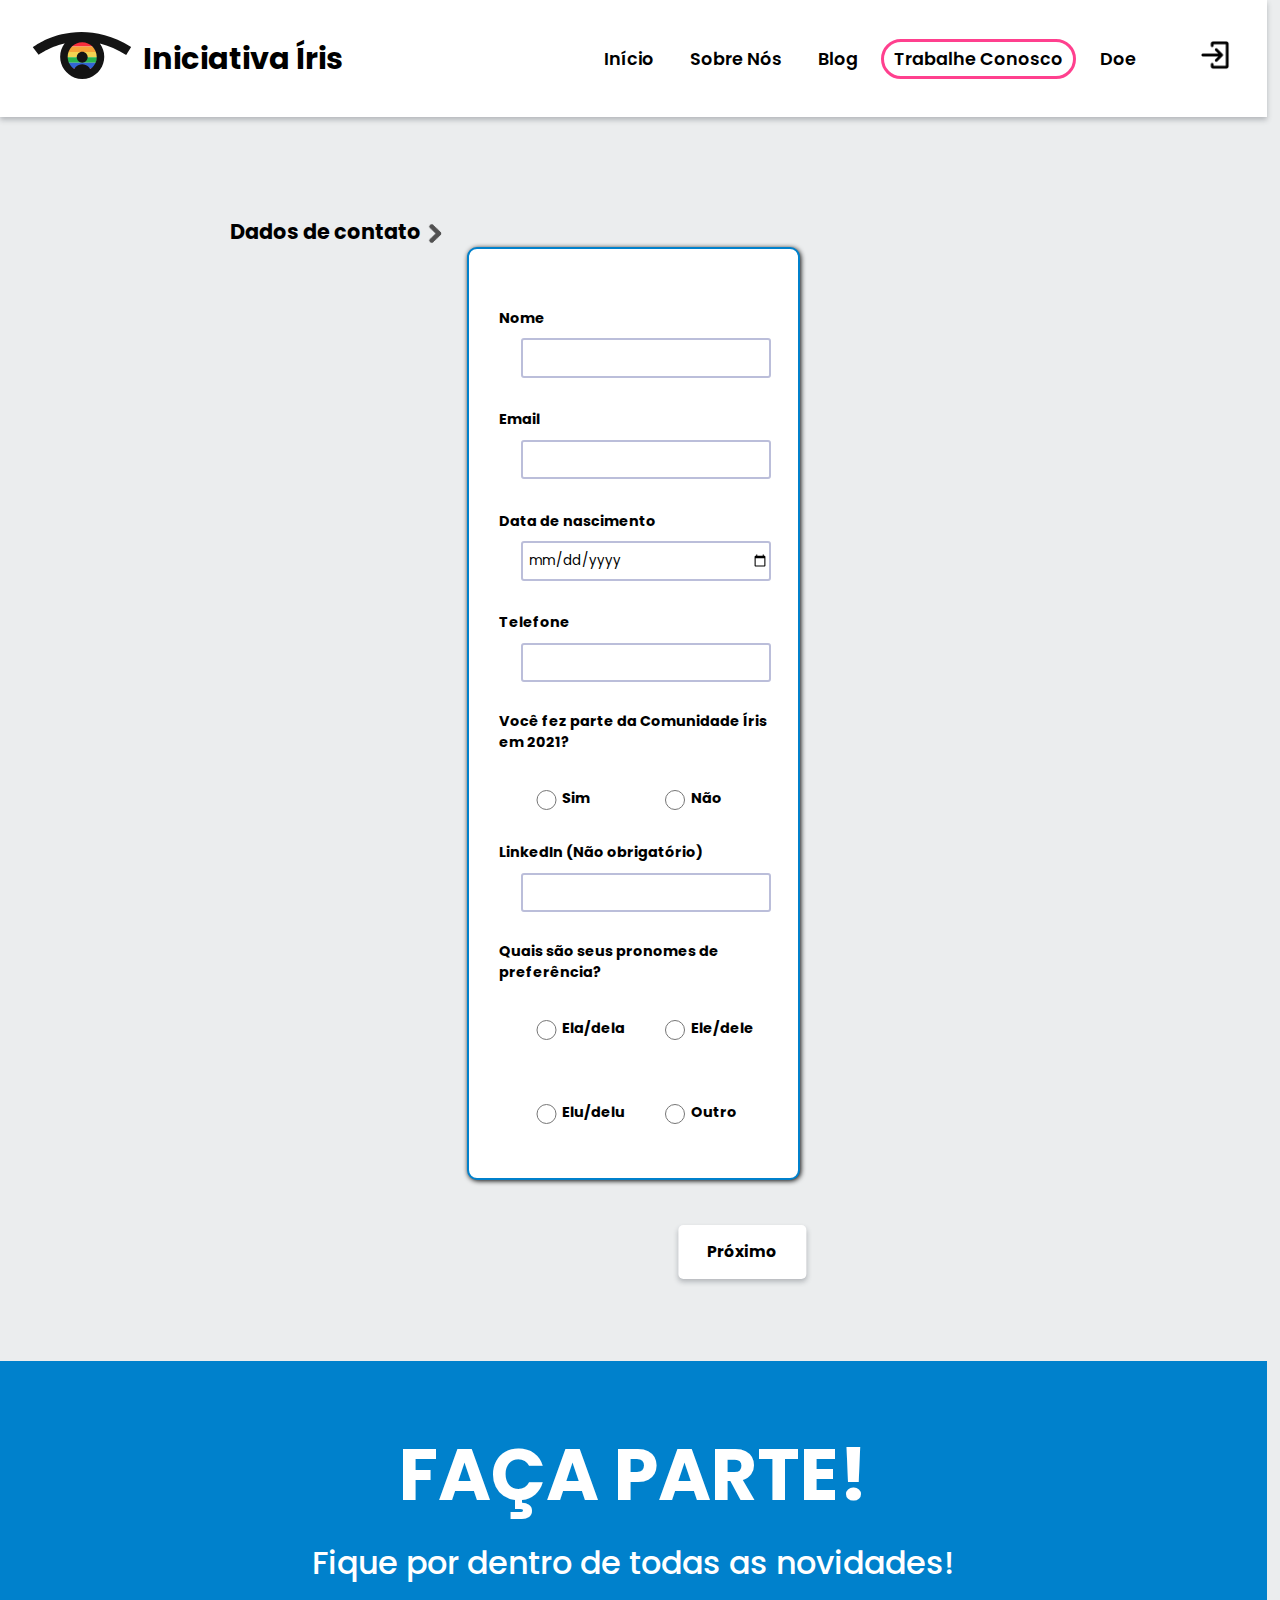
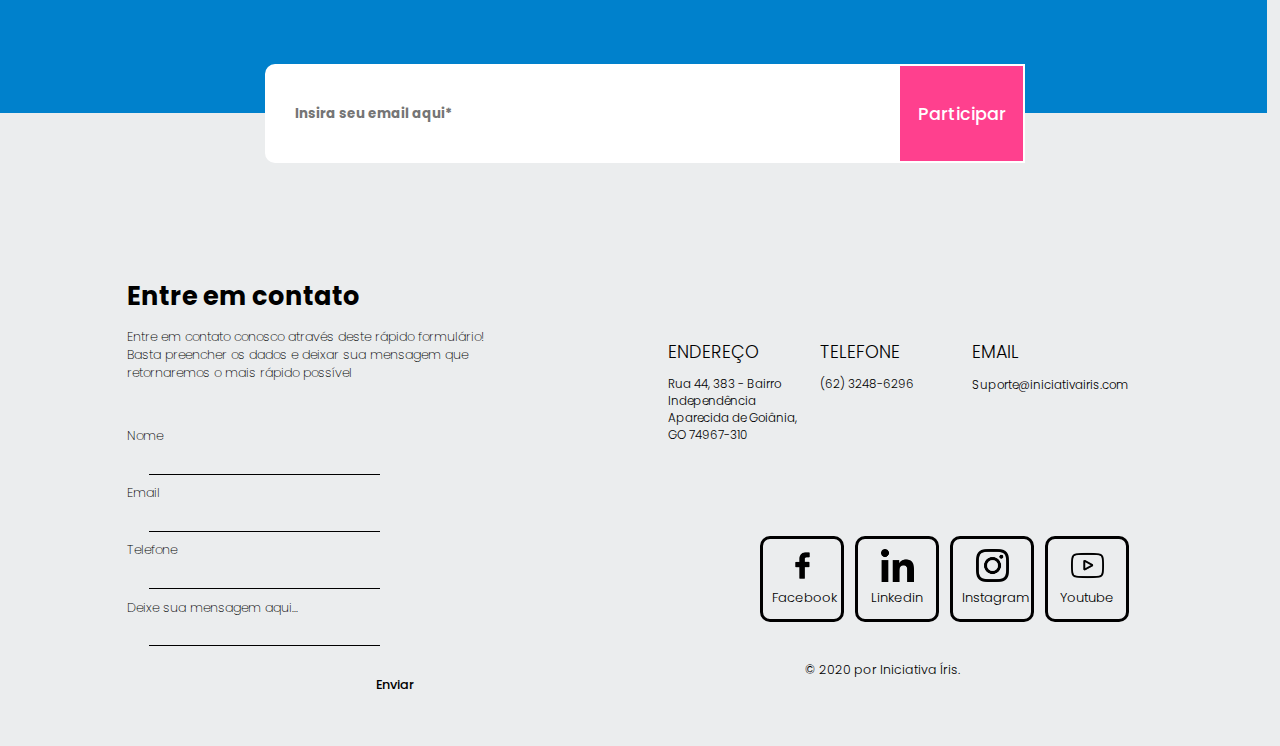
<file: TCC/public/Volunteers-form.html>
<!DOCTYPE html>
<html lang="br">
<head>
    <!--Page Bar-->
    <title>Trabalhe Conosco</title>
    <link rel="icon" type="image/jpg" href="images/Icons/Logo.svg"/>
    <meta charset="UTF-8">
    <meta http-equiv="X-UA-Compatible" content="IE=edge">

    <!-- View Port -->
    <meta name="viewport" content="width=device-width, initial-scale=1.0">

    <!-- CSS -->
    <link rel="stylesheet" href="css/Global.css">
    <link rel="stylesheet" href="css/Volunteers-form.css">

    <!-- FONTS -->
    <style>
        @import url('https://fonts.googleapis.com/css2?family=Poppins:wght@200;300;400;500;600;700&display=swap');
    </style>
</head>

<body>
    <header>
        <div>
            <a href="Index.html">
                <image src="images/Icons/Logo.svg" alt="logo íris" height="47px">
            </a>
            <a id="Project-name" href="Index.html">
                Iniciativa Íris
            </a>
        </div>
        <nav>
            <div id="Menu">
                <li><a href="Index.html">Início</a></li>
                <li><a href="About.html">Sobre Nós</a></li>
                <li><a href="Blog.html">Blog</a></li>
                <li><a href="Volunteers.html" id="On-Page">Trabalhe Conosco</a></li>
                <li><a href="Donate.html">Doe</a></li>
            </div>


            <div id="Login">
                <a href="Login.php">
                    <img src="images/Icons/login.png" alt="" height="30px">
                </a>
            </div>
        </nav>
    </header>

   <main>
        <!-- INFORMAÇÕES DO VOLUNTÁRIO -->

        <div id="instructions">
            <h3>Dados de contato</h3>
            <img src="images/Icons/arrow.png" >
        </div>

        <div class="form">
            <form action="models/Voluntario_inserir.php" method="post">
                <div class="Show-questions" id="Section-one">
                    <label>
                        <p>Nome</p>
                        <input type="text" required name="nome">
                    </label>
                    
                    <label>
                        <p>Email</p>
                        <input type="email" required name="email">
                    </label>
                    
                    <label>
                        <p>Data de nascimento</p>
                        <input type="date" required name="data_nasc">
                    </label>
    
                    <label>
                        <p>Telefone</p>
                        <input type="tel" required name="telefone">
                    </label>
    
                    <div class="options">
                        <p>Você fez parte da Comunidade Íris em 2021?</p>
    
                        <div class="option">
                            <div>
                                <input type="radio" name="comunidade" value="Sim">
                                <p>Sim</p>
                            </div>

                            <div>
                                <input type="radio" name="comunidade" value="Não">
                                <p>Não</p>
                            </div>
                        </div>
                    </div>
    
                    <label>
                        <p>LinkedIn (Não obrigatório)</p>
                        <input name="linkedin" type="text">
                    </label>
    
                    <div class="options">
                        <p>Quais são seus pronomes de preferência?</p>
    
                        <div class="option">
                            <div>
                                <input type="radio" name="pronome" value="ela/dela">
                                <p>Ela/dela</p>
                            </div>

                            <div>
                                <input type="radio" name="pronome" value="ele/dele">
                                <p>Ele/dele</p>
                            </div>
                        </div>

                        <div class="option">
                            <div class="option">
                                <input type="radio" name="pronome" value="elu/delu">
                                <p>Elu/delu</p>
                            </div>
        
                            <div class="option">
                                <input type="radio" name="pronome" value="outro">
                                <p>Outro</p>
                            </div>
                        </div>
                    </div>
                </div>

                <div id="Section-two">
                    <div class="options">
                        <p>Como você se identifica?</p>
    
                        <div class="option">
                            <div>
                                <input type="radio" name="ident" value="negro">
                                <p>Negro</p>
                            </div>

                            <div>
                                <input type="radio" name="ident" value="branco">
                                <p>Branco</p>
                            </div>
                        </div>

                        <div class="option">
                            <div class="option">
                                <input type="radio" name="ident" value="pardo">
                                <p>Pardo</p>
                            </div>
        
                            <div class="option">
                                <input type="radio" name="ident" value="amarelo">
                                <p>Amarelo</p>
                            </div>
                        </div>

                        <div class="option">
                            <div class="option">
                                <input type="radio" name="ident" value="indigena">
                                <p>Indígena</p>
                            </div>
        
                            <div class="option">
                                <input type="radio" name="ident" value="outro">
                                <p>Outro</p>
                            </div>
                        </div>
                    </div>

                    <div class="options">
                        <p>Você faz parte de qual(is) letra(s) da sigla LGBTQIAP+?</p>
    
                        <div class="option">
                            <div>
                                <input type="checkbox" name="sigla" value="lesbica">
                                <p>Lésbica</p>
                            </div>

                            <div>
                                <input type="checkbox" name="sigla" value="gay">
                                <p>Gay</p>
                            </div>
                        </div>

                        <div class="option">
                            <div class="option">
                                <input type="checkbox" name="sigla" value="bissexual">
                                <p>Bissexual</p>
                            </div>
        
                            <div class="option">
                                <input type="checkbox" name="sigla" value="trans">
                                <p>Trans</p>
                            </div>
                        </div>

                        <div class="option">
                            <div class="option">
                                <input type="checkbox" name="sigla" value="queer">
                                <p>Queer</p>
                            </div>
        
                            <div class="option">
                                <input type="checkbox" name="sigla" value="assexual">
                                <p>Assexual</p>
                            </div>
                        </div>

                        <div class="option">
                            <div class="option">
                                <input type="checkbox" name="sigla" value="panssexual">
                                <p>Panssexual</p>
                            </div>
        
                            <div class="option">
                                <input type="checkbox" name="sigla" value="outro">
                                <p>Outro</p>
                            </div>
                        </div>
                    </div>

                    <label>
                        <p>Ocupação atual</p>
                        <input name="ocupacao" type="text">
                    </label>

                    <label>
                        <p>Para qual(is) cargo(s) você gostaria de ser considerado?</p>
                        <select name="cargo" id="Cargos">
                            <option selected disabled value="">Selecione</option>
                            <option name="cargo" value="designer">Designer</option>
                            <option name="cargo" value="redator">Redator</option>
                            <option name="cargo" value="criador de conteudo">Criador de Conteúdo</option>
                            <option name="cargo" value="gerente de mentoria">Gerente de Mentoria</option>
                            <option name="cargo" value="gerente de comunidade">Gerente de Comunidade</option>
                            <option name="cargo" value="coordenador adjunto de habilidades socioemocionais">Coordenador adjunto de Habilidades Socioemocionais</option>
                            <option name="cargo" value="auxiliar de mentoria - oportunidades">Auxiliar de mentoria - Oportunidades</option>
                            <option name="cargo" value="auxiliar de mentoria - habilidades socioemocionais">Auxiliar de mentoria - Habilidades socioemocionais</option>
                            <option name="cargo" value="auxiliar de mentoria - saude mental">Auxiliar de mentoria - Saúde Mental</option>
                            <option name="cargo" value="consultor educacional - oportunidades">Consultor educacional - Oportunidades</option>
                            <option name="cargo" value="auxiliar de recursos humanos">Auxiliar de Recursos Humanos</option>
                            <option name="cargo" value="auxiliar de relacoes publicas">Auxiliar de Relações Públicas</option>
                            <option name="cargo" value="analista de parcerias">Analista de Parcerias</option>
                            <option name="cargo" value="tik toker">Tik Toker</option>
                        </select>
                    </label>
                </div>

                <div id="Section-three">
                    <label>
                        <p>Por que você gostaria de fazer parte da Iniciativa Íris (100-200 palavras)</p>
                        <input name="motivo" type="text">
                    </label>

                    <label>
                        <p>Você já tem experiência na função almejada? Se sim, compartilhe! (200-300 palavras)</p>
                        <input name="experiencia" type="text">
                    </label>

                    <div class="options">
                        <p>Eu permito que a Iniciativa Íris utilize os dados fornecidos
                        para entrar em contato comigo e conduzir o Processo Seletivo!</p>
    
                        <div class="option">
                            <div>
                                <input type="radio" name="contato" value="Sim">
                                <p>Sim</p>
                            </div>

                            <div>
                                <input type="radio" name="contato" value="Não">
                                <p>Não</p>
                            </div>
                        </div>
                    </div>

                    <div class="options">
                        <p>Eu garanto que todas as informações disponibilizadas aqui, por mim, são verdadeiras!</p>
    
                        <div class="option">
                            <div>
                                <input type="radio" name="informacoes" value="Sim">
                                <p>Sim</p>
                            </div>

                            <div>
                                <input type="radio" name="informacoes" value="Não">
                                <p>Não</p>
                            </div>
                        </div>
                    </div>
                </div>

                <div id="Button">
                    <button name="enviar" type="submit" id="Submit-button">Enviar</button>
                </div>
            </form>
        </div> 
        <div id="Buttons">

            <!-- BOTÃO DO PRIMEIRO QUESTIONÁRIO -->
            <button type="button" class="Show-btn" id="Section-one-button" onclick="Section(document.getElementById('Section-one-button'), 
            document.getElementById('Second-questionary'), document.getElementById('Section-one'), 
            document.getElementById('Section-two'))">Próximo</button>

            <!-- BOTÕES DO SEGUNDO QUESTIONARIO -->
            <div id="Second-questionary">
                <button type="button" id="Return-one-button" onclick="Section(document.getElementById('Second-questionary'), 
                document.getElementById('Section-one-button'), document.getElementById('Section-two'), 
                document.getElementById('Section-one'))">Voltar</button>
                
                <button type="button" id="Section-two-button" onclick="Section(document.getElementById('Second-questionary'), 
                document.getElementById('Submit-button'), document.getElementById('Section-two'), 
                document.getElementById('Section-three'), document.getElementById('Last-return-button'))">Próximo</button>
            </div>

            <!-- BOTÃO DE RETORNO DO ÚLTIMO QUESTIONÁRIO -->

            <button type="button" id="Last-return-button" onclick="Section(document.getElementById('Last-return-button'), 
            document.getElementById('Second-questionary'), document.getElementById('Section-three'), 
            document.getElementById('Section-two'))">Voltar</button>

        </div>
   </main>

     <!-- RODAPÉ -->

     <footer>
        <div id="Mail_letter">
            <h1>FAÇA PARTE!</h1>
            <p>Fique por dentro de todas as novidades!</p>
            <form name="form_newsletter" method="post" action="models/Newsletter.php">
                <div>
                    <input name="email" type="email" placeholder="Insira seu email aqui*" required>
                    <button type="submit">Participar</button>
                </div>
            </form>
        </div>

        <div>
            <div id="User-Contact">
                <form name="form_mensagem" method="post" action="models/Contato.php">
                    <h1>Entre em contato</h1>
                    <p>
                        Entre em contato conosco através deste rápido formulário! Basta preencher os dados 
                        e deixar sua mensagem que retornaremos o mais rápido possível
                    </p>
        
                    <label for="">Nome</label>
                    <input type="text" name="nome" required>
        
                    <label for="">Email</label>
                    <input type="email" name="email" required>
        
                    <label for="">Telefone</label>
                    <input type="tel" name="telefone" required>
        
                    <label for="">Deixe sua mensagem aqui...</label>
                    <input type="text" name="mensagem" required>
        
                    <button type="submit">Enviar</button>
                </form>
            </div>

            <div>
                <div id="Our-Contact">
                    <div>
                        <h3>ENDEREÇO</h3>
                        <p>
                            Rua 44, 383 - Bairro Independência
                            Aparecida de Goiânia, GO 74967-310
                        </p>
                    </div>
                    <div>
                        <h3>TELEFONE</h3>
                        <p>
                            (62) 3248-6296
                        </p>
                    </div>
                    <div>
                        <h3>EMAIL</h3>
                        <p>
                            Suporte@iniciativairis.com
                        </p>
                    </div>
                </div>
                <div id="Social-Media">
                    <div>
                        <a href="">
                            <img src="images/Icons/facebook-black.png" alt="" height="40px">
                            <p>Facebook</p>
                        </a>
                    </div>
                    <div>
                        <a href="">
                            <img src="images/Icons/linkedin-black.png" alt="" height="40px">
                            <p>Linkedin</p>
                        </a>
                    </div>
                    <div>
                        <a href="">
                            <img src="images/Icons/instagram-black.png" alt="" height="40px">
                            <p>Instagram</p>
                        </a>
                    </div>
                    <div>
                        <a href="">
                            <img src="images/Icons/youtube-black.png" alt="" height="40px">
                            <p>Youtube</p>
                        </a>
                    </div>
                </div>
                <div id="Iniciativa">
                    <p>© 2020 por Iniciativa Íris.</p>
                </div>
            </div>
        </div>
    </footer>
</body>

    <!-- SCRIPTS -->
    <script src="js/Volunteers.js"></script>

</html>
</file>
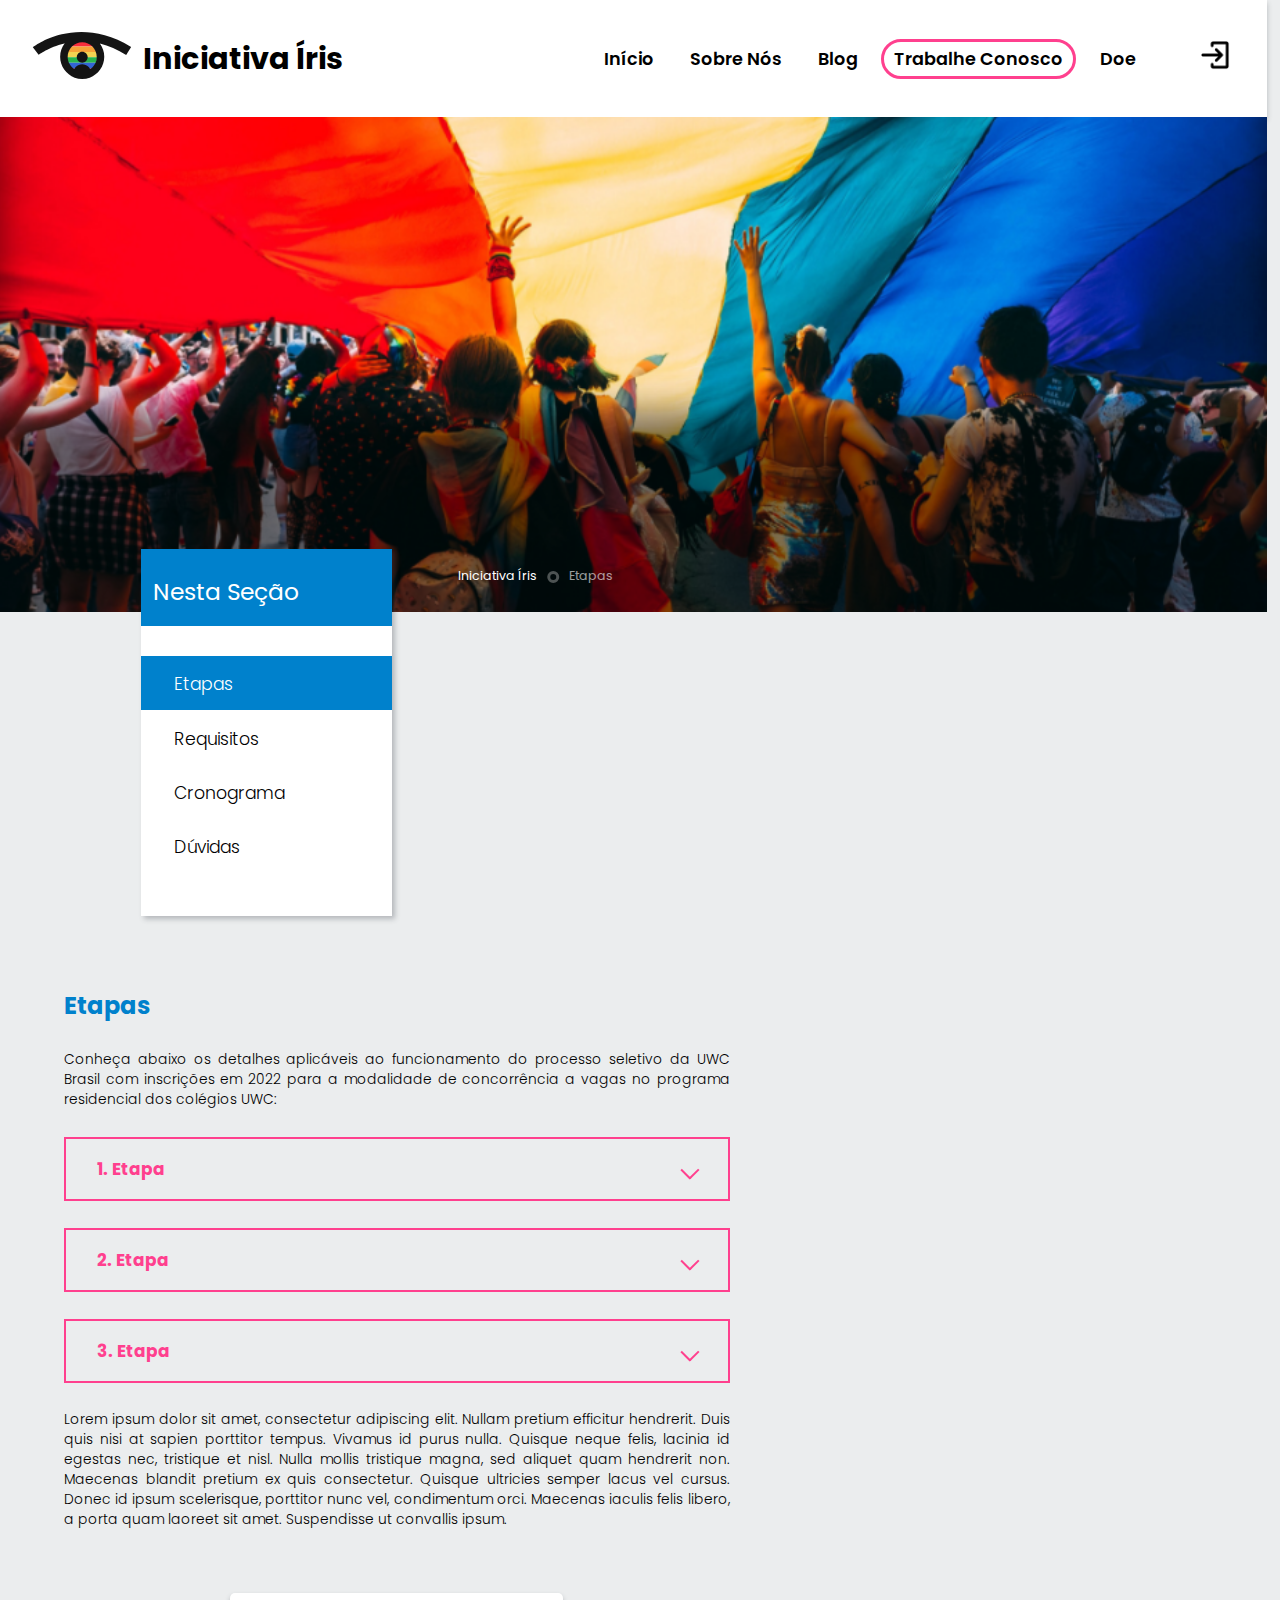
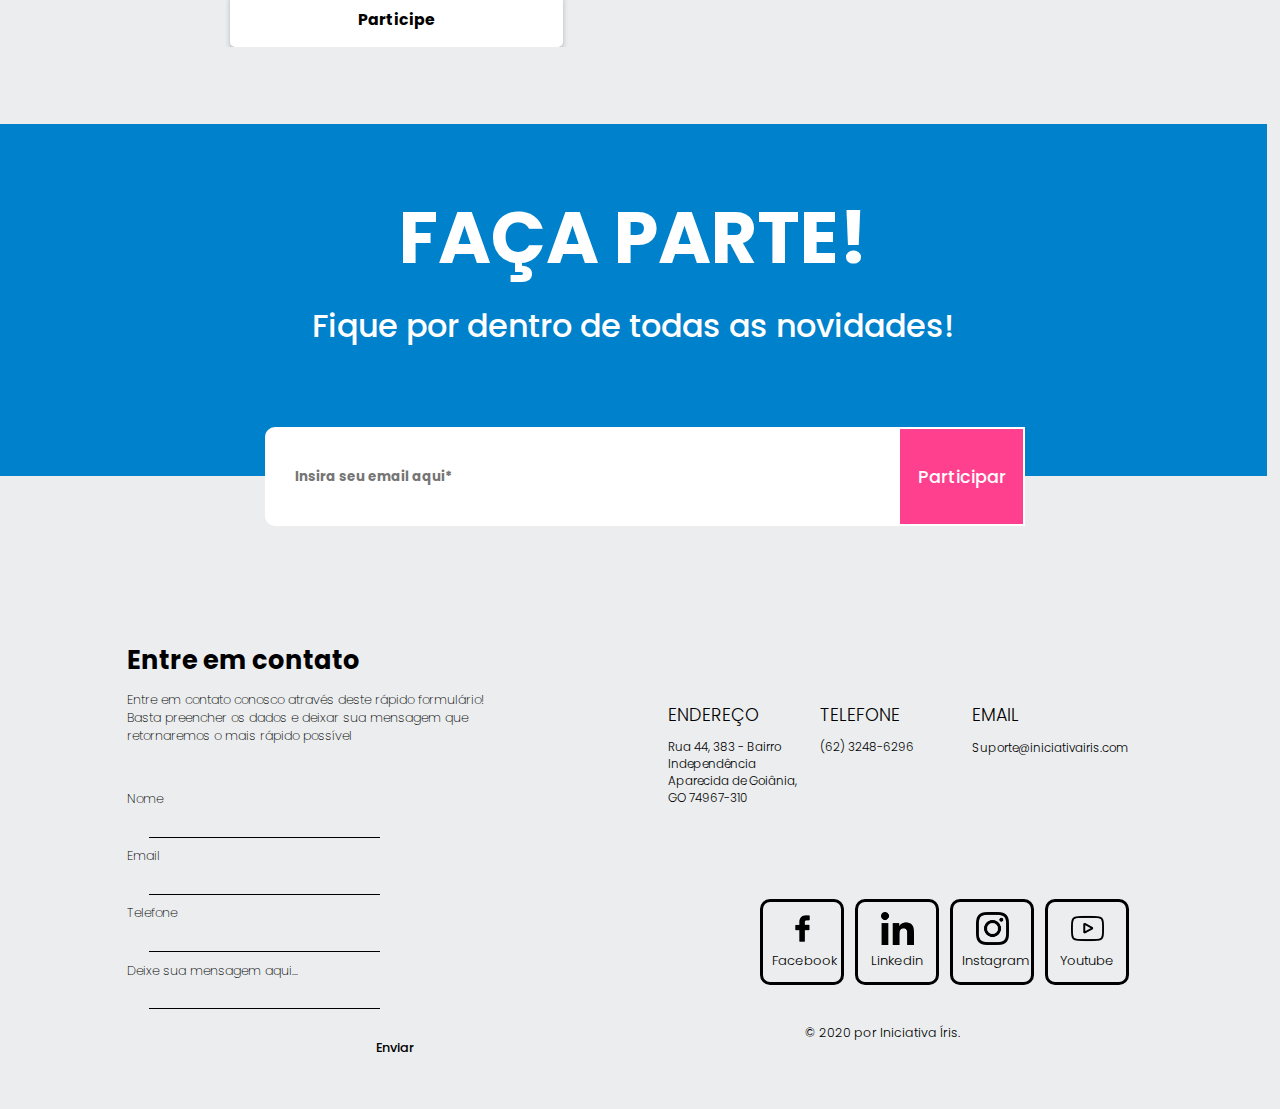
<file: TCC/public/Volunteers.html>
<!DOCTYPE html>
<html lang="br">
<head>
    <!--Page Bar-->
    <title>Trabalhe Conosco</title>
    <link rel="icon" type="image/jpg" href="images/Icons/Logo.svg"/>
    <meta charset="UTF-8">
    <meta http-equiv="X-UA-Compatible" content="IE=edge">

    <!-- View Port -->
    <meta name="viewport" content="width=device-width, initial-scale=1.0">

    <!-- CSS -->
    <link rel="stylesheet" href="css/Global.css">
    <link rel="stylesheet" href="css/Volunteers.css">

    <!-- FONTS -->
    <style>
        @import url('https://fonts.googleapis.com/css2?family=Poppins:wght@200;300;400;500;600;700&display=swap');
    </style>
</head>

<body>
    <header>
        <div>
            <a href="Index.html">
                <image src="images/Icons/Logo.svg" alt="logo íris" height="47px">
            </a>
            <a id="Project-name" href="Index.html">
                Iniciativa Íris
            </a>
        </div>
        <nav>
            <div id="Menu">
                <li><a href="Index.html">Início</a></li>
                <li><a href="About.html">Sobre Nós</a></li>
                <li><a href="Blog.html">Blog</a></li>
                <li><a href="Volunteers.html" id="On-Page">Trabalhe Conosco</a></li>
                <li><a href="Donate.html">Doe</a></li>
            </div>


            <div id="Login">
                <a href="Login.php">
                    <img src="images/Icons/login.png" alt="" height="30px">
                </a>
            </div>
        </nav>
    </header>
    
    <main>
        <div id="Bg_img">
            <div>
                <p>Iniciativa Íris</p>
                <div id="Circle"></div>
                <p id="Steps-subtitle" class="Active">Etapas</p>
                <p id="Requirements-subtitle">Requisitos</p>
                <p id="Schedule-subtitle">Cronograma</p>
                <p id="Questions-subtitle">Dúvidas</p>
            </div>
        </div>
        
        <section id="Guide">
            <p>Nesta Seção</p>
            
            <ul>
                <li class="On-section" id="Section-Steps" onclick="Steps('Steps')">
                    <p>Etapas</p>
                    <img src="images/Icons/white-arrow.png" height="20px">
                </li>
                
                <li id="Section-Requirements" onclick="Steps('Requirements')">
                    <p>Requisitos</p>
                    <img src="images/Icons/white-arrow.png" height="20px">
                </li>

                <li id="Section-Schedule" onclick="Steps('Schedule')">
                    <p>Cronograma</p>
                    <img src="images/Icons/white-arrow.png" height="20px">
                </li>

                <li id="Section-Questions" onclick="Steps('Questions')">
                    <p>Dúvidas</p>
                    <img src="images/Icons/white-arrow.png" height="20px">
                </li>
            </ul>
        </section>

        <div id="Text">
            <div id="Steps" class="Steps Active">
                <h2>Etapas</h2>
    
                <p>
                    Conheça abaixo os detalhes aplicáveis ao funcionamento do processo seletivo da UWC Brasil 
                    com inscrições em 2022 para a modalidade de concorrência a vagas no programa residencial dos colégios UWC:
                </p>

                <div class="Container">
                    <div id="Step_one" class="Step-title" onclick="Show_informations(document.getElementById('Step_one'), document.getElementById('Step_one_information'), document.querySelector('main'))">
                        <h3>1. Etapa</h3>
                        <div class="Arrow"></div>
                    </div>
                    <div id="Step_one_information" class="Step-content">
                        <p>
                            Para candidatar-se ao processo seletivo vigente, é necessário realizar por completo todos os passos e procedimentos de inscrição. Todas as inscrições serão revisadas. 
                            <br><br>
                            Candidatos(as) cujas inscrições forem selecionadas numa revisão preliminar serão convidados(as) a realizar a prova online em data única e horário específico, conforme o cronograma oficial. 
                            <br><br>
                            Candidatos(as) não aprovados(as) nesta etapa poderão realizar a prova em período distinto conforme determinado no cronograma oficial e não estarão aptos(as) a participar das demais etapas do processo seletivo. 
                        </p>
                    </div>
                </div>

                <div class="Container">
                    <div id="Step_two" class="Step-title" onclick="Show_informations(document.getElementById('Step_two'), document.getElementById('Step_two_information'), document.querySelector('main'))">
                        <h3>2. Etapa</h3>
                        <div class="Arrow"></div>
                    </div>
                    <div id="Step_two_information" class="Step-content">
                        <p>
                            Para candidatar-se ao processo seletivo vigente, é necessário realizar por completo todos os passos e procedimentos de inscrição. Todas as inscrições serão revisadas. 
                            <br><br>
                            Candidatos(as) cujas inscrições forem selecionadas numa revisão preliminar serão convidados(as) a realizar a prova online em data única e horário específico, conforme o cronograma oficial. 
                            <br><br>
                            Candidatos(as) não aprovados(as) nesta etapa poderão realizar a prova em período distinto conforme determinado no cronograma oficial e não estarão aptos(as) a participar das demais etapas do processo seletivo. 
                        </p>
                    </div>
                </div>

                <div class="Container">
                    <div id="Step_three" class="Step-title" onclick="Show_informations(document.getElementById('Step_three'), document.getElementById('Step_three_information'), document.querySelector('main'))">
                        <h3>3. Etapa</h3>
                        <div class="Arrow"></div>
                    </div>
                    <div id="Step_three_information" class="Step-content">
                        <p>
                            Para candidatar-se ao processo seletivo vigente, é necessário realizar por completo todos os passos e procedimentos de inscrição. Todas as inscrições serão revisadas. 
                            <br><br>
                            Candidatos(as) cujas inscrições forem selecionadas numa revisão preliminar serão convidados(as) a realizar a prova online em data única e horário específico, conforme o cronograma oficial. 
                            <br><br>
                            Candidatos(as) não aprovados(as) nesta etapa poderão realizar a prova em período distinto conforme determinado no cronograma oficial e não estarão aptos(as) a participar das demais etapas do processo seletivo. 
                        </p>
                    </div>
                </div>

                <p>
                    Lorem ipsum dolor sit amet, consectetur adipiscing elit. Nullam pretium efficitur hendrerit. Duis quis nisi at sapien porttitor tempus. Vivamus id purus nulla. Quisque neque felis, lacinia id egestas 
                    nec, tristique et nisl. Nulla mollis tristique magna, sed aliquet quam hendrerit non. Maecenas blandit pretium ex quis consectetur. Quisque ultricies semper lacus vel cursus. Donec id ipsum scelerisque, porttitor nunc 
                    vel, condimentum orci. Maecenas iaculis felis libero, a porta quam laoreet sit amet. Suspendisse ut convallis ipsum.
                </p>

                <div id="Button">
                    <a href="Volunteers-form.html"><button>Participe</button></a>
                </div>
            </div>
    
            <div id="Requirements" class="Requirements">
                <h2>Requisitos</h2>

                <p>                
                    Podem  participar do nosso processo seletivo para o programa residencial de dois anos dos colégios UWC estudantes que:
                </p>

                <br>
                <ul>
                    <li>
                        <span>
                            Estejam cursando o Ensino Médio tradicional ou equivalente (técnico ou high school) no momento da inscrição;
                        </span>
                    </li>
                    <li>
                        <span>
                            Tenham entre 15 e 18 anos até 31/8 do ano em que ingressariam no colégio (ano seguinte ao de inscrição);
                        </span>
                    </li>
                    <li>
                        <span>
                            Sejam cidadãos brasileiros ou residentes permanentes no Brasil com RNE;
                        </span>
                    </li>
                    <li>
                        <span>
                            Residam no território brasileiro;
                        </span>
                    </li>
                    <li>
                        <span>
                            Não tenham chegado à etapa final, caso tenham participado do processo seletivo em anos anteriores; e
                        </span>
                    </li>
                    <li>
                       <span>
                        Sejam aprovados(as) no seu ano escolar entre o início do processo seletivo e eventual aprovação. Situações 
                        decorrentes dos efeitos da pandemia poderão ser avaliadas em caráter excepcional caso a caso, conforme 
                        eventualmente necessário, sendo a decisão final e irrecorrível da UWC Brasil.
                       </span>
                    </li>
                </ul>

                <p>
                    Não é necessário o conhecimento prévio de línguas estrangeiras. A fluência de candidatos(as) não será testada como critério de seleção. 
                </p>
            </div>

            <div id="Schedule" class="Schedule">
                <h2>Cronograma</h2>

                <br>
                <h4>Lorem ipsum:</h4>

                <p>                
                    Lorem ipsum dolor sit amet, consectetur adipiscing elit. Nullam pretium efficitur hendrerit. Duis quis nisi at sapien porttitor tempus. Vivamus id purus nulla. Quisque neque felis, lacinia id egestas nec, tristique et nisl. Nulla mollis tristique magna, sed aliquet quam hendrerit non. Maecenas blandit pretium ex quis consectetur. Quisque ultricies semper lacus vel cursus. Donec id ipsum scelerisque, porttitor nunc vel, condimentum orci. Maecenas iaculis felis libero, a porta quam laoreet sit amet. Suspendisse ut convallis ipsum.
                </p>

                <br>
                <h4>Lorem ipsum:</h4>

                <p>
                    Sed pulvinar congue eros et volutpat. Fusce ornare facilisis ligula non faucibus. Lorem ipsum dolor sit amet, consectetur adipiscing elit. Nunc congue a libero eu tristique. Suspendisse finibus urna eget luctus laoreet. Mauris maximus id dui eget tincidunt. Morbi malesuada feugiat dolor, id hendrerit leo faucibus eget. Vestibulum vulputate lobortis orci, ut fermentum sem condimentum id. Praesent semper aliquam est id tempor. Duis ultricies diam nunc, vel efficitur neque semper a. Curabitur nisi urna, tempus id accumsan a, tincidunt at quam. Duis molestie facilisis ligula, sit amet imperdiet sapien. Sed nec elit sagittis, tempor ligula vitae, maximus est. Donec ut ante non diam finibus tempor. Pellentesque consequat, eros et rutrum efficitur, neque turpis venenatis tellus, quis faucibus enim sapien imperdiet velit.
                </p>
            </div>

            <div id="Questions" class="Questions">

                <h2>Dúvidas</h2>

                <br>
                <h4>Lorem ipsum:</h4>

                <p>                
                    Lorem ipsum dolor sit amet, consectetur adipiscing elit. Nullam pretium efficitur hendrerit. Duis quis nisi at sapien porttitor tempus. Vivamus id purus nulla. Quisque neque felis, lacinia id egestas nec, tristique et nisl. Nulla mollis tristique magna, sed aliquet quam hendrerit non. Maecenas blandit pretium ex quis consectetur. Quisque ultricies semper lacus vel cursus. Donec id ipsum scelerisque, porttitor nunc vel, condimentum orci. Maecenas iaculis felis libero, a porta quam laoreet sit amet. Suspendisse ut convallis ipsum.
                </p>

            </div>
        </div>
    </main>

    <!-- RODAPÉ -->

    <footer>
        <div id="Mail_letter">
            <h1>FAÇA PARTE!</h1>
            <p>Fique por dentro de todas as novidades!</p>
            <form name="form_newsletter" method="post" action="models/Newsletter.php">
                <div>
                    <input name="email" type="email" placeholder="Insira seu email aqui*" required>
                    <button type="submit">Participar</button>
                </div>
            </form>
        </div>

        <div>
            <div id="User-Contact">
                <form name="form_mensagem" method="post" action="models/Contato.php">
                    <h1>Entre em contato</h1>
                    <p>
                        Entre em contato conosco através deste rápido formulário! Basta preencher os dados 
                        e deixar sua mensagem que retornaremos o mais rápido possível
                    </p>
        
                    <label for="">Nome</label>
                    <input type="text" name="nome" required>
        
                    <label for="">Email</label>
                    <input type="email" name="email" required>
        
                    <label for="">Telefone</label>
                    <input type="tel" name="telefone" required>
        
                    <label for="">Deixe sua mensagem aqui...</label>
                    <input type="text" name="mensagem" required>
        
                    <button type="submit">Enviar</button>
                </form>
            </div>

            <div>
                <div id="Our-Contact">
                    <div>
                        <h3>ENDEREÇO</h3>
                        <p>
                            Rua 44, 383 - Bairro Independência
                            Aparecida de Goiânia, GO 74967-310
                        </p>
                    </div>
                    <div>
                        <h3>TELEFONE</h3>
                        <p>
                            (62) 3248-6296
                        </p>
                    </div>
                    <div>
                        <h3>EMAIL</h3>
                        <p>
                            Suporte@iniciativairis.com
                        </p>
                    </div>
                </div>
                <div id="Social-Media">
                    <div>
                        <a href="">
                            <img src="images/Icons/facebook-black.png" alt="" height="40px">
                            <p>Facebook</p>
                        </a>
                    </div>
                    <div>
                        <a href="">
                            <img src="images/Icons/linkedin-black.png" alt="" height="40px">
                            <p>Linkedin</p>
                        </a>
                    </div>
                    <div>
                        <a href="">
                            <img src="images/Icons/instagram-black.png" alt="" height="40px">
                            <p>Instagram</p>
                        </a>
                    </div>
                    <div>
                        <a href="">
                            <img src="images/Icons/youtube-black.png" alt="" height="40px">
                            <p>Youtube</p>
                        </a>
                    </div>
                </div>
                <div id="Iniciativa">
                    <p>© 2020 por Iniciativa Íris.</p>
                </div>
            </div>
        </div>
    </footer>
</body>

   <!-- SCRIPTS -->
   <script src="js/Volunteers.js"></script>

</html>
</file>
<file: TCC/public/css/Index.css>
main{
    width: 99vw;
    display: grid;
    grid-template-columns: 1fr;
    grid-template-rows: 84vh 65vh 110vh 260vh;
}

main > div{
    width: 99vw;
}

#Nav{
    position: absolute;
    z-index: 1001;
}

/* CONFIGURAÇÕES DO FOOTER */

footer{
    background: linear-gradient(to bottom, var(--blue), var(--blue) 40%, var(--soft-grey) 40%) !important;
}

/* IMAGEM BANNER */

#Background{
    width: 99vw;
    display: flex;
    align-items: center;
    justify-content: center;
    background: url(../images/Backgrounds/parallax_bg.jpg);
    background-size: 100% 150%;
}

#Img_frase{
    width: 28vw;
    font-size: clamp(2em, 1.6em + 2vw, 10vw);
    display: flex;
    color: var(--soft-grey);
    transform: translate(8.3vw);
}

#Bg_filter{
    top: 0;
    left: 0;
    margin-top: 13vh;
    height: 84vh;
    width: 99vw;
    position: absolute;
    background-color: var(--black);
    opacity: 0.2;
}

.Bg_content{
    position: absolute;
    border-top: 5px solid var(--white);
    width: 29.3vw;
}

.Bg_content.Down_bar{
    margin-left: 10vw;
}

#Subscribe{
    position: absolute;
    color: var(--white);
    background: var(--black);
    height: 11vh;
    width: 22.8vw;
    transform: translate(34.2vw, 22vh);
    display: flex;
    align-items: center;
    justify-content: center;
}

#Subscribe span{
    text-align: center;
    height: 8vh;
    font-size: clamp(1em, .6em + 2vw, 4vw);
    font-weight: 700;
}

#Subscribe:hover{
    background: var(--blue);
    cursor: pointer;
    transition: .5s;
}

/* NÚMEROS DE IMPACTADOS */

#Numbers {
    display: flex;
    align-items: center;
    gap: 3.75%;
    padding-inline: 5vw;
}

#Numbers div {
    width: 20vw;
    height: 35vh;
    text-align: center;   
}

.Pink_numbers{
    letter-spacing: .235vw !important;
    font-weight: bold !important;
    font-size: clamp(1em, 1em + 5.35vw, 10vw) !important;
    color: var(--pink);
}

#Numbers div p{
    font-weight: 500;
    font-size: clamp(.5em, .8em + 1.35vw, 5vw);
}

/* INSTAGRAM */

#Instagram{
    display: grid;
    grid-template-columns: 59vw 40vw;
    grid-template-rows: 9fr 1fr;
}

#Divisor{
    display: flex;
    width: 99vw;
    justify-content: center;
    background: linear-gradient(to bottom, var(--soft-grey), var(--soft-grey) 50%, var(--black) 50%);
    align-items: center;
}

.Divisor{
    width: 5rem;
    height: 5rem;
    background: linear-gradient(to bottom, var(--black), var(--black) 50%, var(--soft-grey) 50%);
    clip-path: circle(50% at 50% 50%);
    transition: 1s;
}

.Divisor:hover{
    transform: rotate(180deg) translateY(.5px);
    transition: 1s;
}

#Ig-text{
    height: 90vh;
    display: grid;
    grid-template-rows: 1fr 1fr;
    text-align: justify;
    padding: 3.4vw;
}

#Ig-text h1{
    font-size: clamp(1.5em, 1em + 4.7vw, 10vw);
    margin-top: 15%;
}

#Ig-text p{
    font-size: clamp(.5em, .5em + .8vw, 5vw);
}

#Ig-posts{
    display: flex;
    padding-left: 4.9vw;
    align-items: center;
}

#Ig-posts div div{
    display: flex;
    width: clamp(20vw, 35vw, 52vw);
    height: clamp(7vw, 14.65vw, 24vw);
}

#Ig-posts div div img{
    width: 100%;
    height: 100%;
}

#Ig-posts a{
    position: absolute;
    height: 14.6vw;
    width: 17.5vw;
    transition: 1s;
}

#Ig-posts a::after{
    display: block;
    text-align: center;
    color: var(--white);
    transition: 1s;
}

#Ig-posts a:hover, #Ig-posts a:focus-within{
    box-shadow: rgba(0, 0, 0, 0.6) 0px -190px 50px -60px inset;
    cursor: pointer;
    transition: 1s;
}

#Ig-posts a:hover::after{
    text-align: center;
    padding-top: 50%;
    font-weight: 500;
    font-size: clamp(.7em, .5em + .8vw, 5vw);
    height: 100%;
    transition: 3s;
}

#Ig-posts .High-Edge > :first-child a:hover::after{
    content: 'Lin da Quebrada    @iniciativaíris';
    height: 5vw;
}

#Ig-posts .High-Edge > :last-child a:hover::after{
    content: 'Travesti Terminologia @iniciativaíris';
    height: 5vw;
}

#Ig-posts div :nth-child(2) > :first-child a:hover::after{
    content: 'Tributo aos Artistas    @iniciativaíris';
    height: 5vw;
}

#Ig-posts div :nth-child(2) > :last-child a:hover::after{
    content: 'Feliz Ano Novo Íris   @iniciativaíris';
    height: 5vw;
}

#Ig-posts .Low-Edge > :first-child a:hover::after{
    content: 'Visibilidade Trans    @iniciativaíris';
    height: 5vw;
}

#Ig-posts .Low-Edge > :last-child a:hover::after{
    content: 'Combate a Sorofobia   @iniciativaíris';
    height: 5vw;
}

#Ig-posts div div div{
    transition: 1s;
}

#Ig-posts div > div > div:hover{
    transform: translateY(-20px);
    transition: 1s;
}

.High-Edge > :first-child > :first-child, .High-Edge > :first-child > :last-child{
    border-radius: 10px 0 0 0;
}

.High-Edge > :last-child > :first-child, .High-Edge > :last-child > :last-child{
    border-radius: 0 10px 0 0;
}

.Low-Edge > :first-child > :first-child, .Low-Edge > :first-child > :last-child{
    border-radius: 0 0 0 10px;
}

.Low-Edge > :last-child > :first-child, .Low-Edge > :last-child > :last-child{
    border-radius: 0 0 10px 0;
}

/* SOBRE A INICIATIVA */

#About{
    width: 99vw;
    margin-top: -1.5vh;
    background: linear-gradient(to bottom, var(--black), var(--black) 80%, var(--blue));
    padding-top: 14vh;
    text-align: center;
    justify-content: center;
    color: var(--white);
}

#About > div h1{
    margin-bottom: 21vh;
    font-weight: 600;
}


#Contour{
    transform: translate(45.5vw);
    height: 4.35vw;
    width: 7.1vw;
    background: url(../images/Icons/Contorno.png);
    background-size: 285% 245%;
    display: flex;
    align-items: center;
    justify-content: center;
}

#Eye{    
    position: absolute;
    background: url(../images/Icons/Olho3.png);
    background-size: 580% 330%;
    height: 2.9vw;
    width: 2.9vw;
    transform: translate(1.25vw, .78vh);
}

#About :nth-child(3){
    margin-top: 28vh;
    margin-left: 11.95vw;
    display: flex;
    gap: 9.8vw;
    text-align:left;
}

.Text{
    width: 31.6vw;
    display: grid;
    grid-template-rows: 2fr 9fr;
    padding: 1rem;
    border-radius: 20px;
    background-color: var(--soft-grey);
    color: var(--black);
    font-weight: 500;
    transition: .35s
}

.Text:hover{
    background: var(--blue);
    color: var(--white);
    transition: .35s
}

.Text div{
    background: var(--white);
    border-radius: 20px;
    padding: 3.3%;
    padding-inline: 2vw;
    display: flex;
    justify-content: space-between;
}

.Text h1{
    margin-bottom: 0 !important;
    color: var(--black);
}

#Instagram-icon{
    border-radius: 5px;
    height: 3.4vw;
    width: 3.4vw;
    background: url(../images/Icons/Instagram.png);
    background-size: 360% 240%;
}

#Mentorship{
    border-radius: 5px;
    height: 3.4vw;
    width: 3.4vw;
    background: url(../images/Icons/Mentoria.png);
    background-size: 190% 140%;
    transform: translateY(.24vw);
}

.Text p{
    margin-top: 7.5%;
    margin-inline: auto;
    width: 29.4vw;
    font-size: clamp(.4em, .3em + .65vw, 5vw);
}

/* FOOTER */

footer{
    margin-top: -.5rem;
}
</file>
<file: TCC/public/css/Global.css>
*{
    margin: 0;
    padding: 0;
    text-decoration: none;
    box-sizing: border-box;
   /*  outline: 1px solid limegreen !important; */ 
}

html {
    --pink: #ff408e;
    --white: #ffffff;
    --burnt-white: #fff6ef;
    --soft-black: #030303;
    --black: #000000;
    --medium-grey: #dfe3e6;
    --soft-grey: #ebedee;
    --medium-pink: #ffd0e3;
    --soft-pink: #fed4e5;
    --soft-blue: #99cdeb;
    --blue: #0081cc;
    --grey: #a0abb1;
    --dark-grey: #838c90;
    font-size: 62.5%;
}

::-webkit-scrollbar{
    width: 15px;
    height: 12px;
}

::-webkit-scrollbar-track{
    background: transparent;
}

::-webkit-scrollbar-thumb{
    background: rgb(212, 210, 210);
    border-radius: 10px;
}

button, input, textarea, li {
    font-family: 'Poppins', 'Open Sans' , sans-serif;
}

body {
    box-sizing: border-box;
    min-width: 32rem;
    max-width: 170rem;
    
    /* intervalo de tamanho */
    font-size: clamp(14px, 1.6rem, 2vw);
    font-family: 'Poppins', 'Open Sans' , sans-serif;

    width: 100%;
    background: var(--soft-grey);
}

/* ESTILIZAÇÃO DOS BOTÕES E INPUT */
input, button, .button{
    height: 2rem;
}

button, .button{
    font-family:Poppins;
    line-height: 0;
    font-weight: 500;

    display: flex;
    align-items: center;
    justify-content: center;

    background: var(--white);
    color: var(--black);
    
    cursor: pointer;
    font-size: 100%;
}

button:hover, .button:hover{
    filter: brightness(1.2);
}

/* HEADER */

header {
    height: 13vh;
    width: 99vw;
    padding: 0.5rem;
    display: flex;
    align-items: center;
    justify-content: space-between;
    background: var(--white);
    -webkit-box-shadow: 0 3px 5px rgba(57, 63, 72, 0.3);
    -moz-box-shadow: 0 3px 5px rgba(57, 63, 72, 0.3);
    box-shadow: 0 3px 5px rgba(57, 63, 72, 0.3);
}

header div{
    display: flex;
    align-items: center;
}

header > div{
    margin-left: 2vw;
    gap: .75vw;
}

header > div img{
    width: clamp(5vw, 8vw, 12vw);
}

#Project-name {
    color: var(--black);
    font-size: clamp(.6em, .3em + 2vw, 4vw);
    font-family: "Poppins";
    font-weight: 700;
}

/* MENU */

#Menu{
    font-size: clamp(.6em, .3em + 1vw, 2.5vw);
    font-weight: 600;
    gap: .8vw;
    align-items: center;
    margin-right: 3vw;
}

#Menu-Mobile{
    display: none;
}

#Login {
    cursor: pointer;
}

nav{
    display: flex;
    align-items: center;
    list-style: none;
    margin-right: 1.5vw;
}

nav a{
    color: var(--black);
    padding-inline: 1rem;
    padding-top: .5rem;
    padding-bottom: .5rem;
    border: 3px solid transparent;
    border-radius: 40px;
}

nav #Menu a:hover{
    border: 3px solid var(--pink);
    transition: .5s;
}

#On-Page{
    border: 3px solid var(--pink);
}

#Nav{
    list-style: none;
    background: var(--blue);
    transition: 1s;
    overflow: hidden;
    height: 0;
}

/* MENU MOBILE */

@media (max-width: 900px){
    body, header, footer {
        width: 100vw !important;
    }
}

@media (max-width: 700px){

    body, header, footer {
        width: 100vw !important;
    }

    header > div img{
        width: clamp(50px, 1em + 1vw, 12vw) !important;
    }
    
    #Project-name {
        color: var(--black);
        font-size: clamp(1.2em, .3em + 2vw, 4vw);
        font-family: "Poppins";
        font-weight: 700;
    }

    #On-Page{
        border: none;
    }

    #On-Page{
        color: var(--soft-blue) !important;
    }

    #Menu{
        display: none;
    }

    #Menu-Mobile{
        display: flex;
        margin-right: 3rem;
    }
        
    #Hamburguer {
        border-top: 3px solid var(--black);
        width: 20px;
    }
    
    #Hamburguer::after, #Hamburguer::before{
        content: '';
        display: block;
        width: 20px;
        height: 3px;
        background: var(--black);
        margin-top: 5px;
        transition: .3s;
        position: relative;
    }

    #Menu-Mobile.active #Hamburguer{
        border-top-color: transparent;
    }
    
    #Menu-Mobile.active #Hamburguer::after{
        transform: rotate(-135deg);
        top: -8px;
        background: var(--pink);
    }
    
    #Menu-Mobile.active #Hamburguer::before{
        transform: rotate(135deg);
        background: var(--pink);
    }

    #Nav.active{
        display:inline-table;
        min-height: 120px;
        -webkit-box-shadow: 0 3px 5px rgba(57, 63, 72, 0.3);
        -moz-box-shadow: 0 3px 5px rgba(57, 63, 72, 0.3);
        box-shadow: 0 3px 5px rgba(57, 63, 72, 0.3);
        list-style: none;
    }

    #Nav li {
        border-bottom: 1px solid var(--soft-grey);
        font-size: clamp(.15em, .5em + 1vw, 1em);
        width: 100vw;
        display: flex;
        align-items: center;
        justify-content: center;
        padding: 1vw;
    }

    #Nav :last-child{
        border-bottom: none !important;
    }

    #Nav li a{
        text-decoration: none;
        color: var(--white);
        font-weight: 700;
    }

    #Mail_letter{
        background: linear-gradient(to bottom, var(--blue), var(--blue) 92%, var(--soft-grey) 92%) !important;
        font-size: clamp(.9em, .3em + 1vw, 1.5vw) !important;
    }

    #Mail_letter div input{
        height: 6vh !important;
        width: 60% !important;
        padding-left: 5% !important;
    }

    #Mail_letter div button{
        height: 6vh !important;
        width: 20% !important;
        font-size: clamp(.9em, .3em + 1vw, 1.5vw) !important;
    }

    footer > div ~ div{
        display: block !important;
    }

        
    #User-Contact{
        margin: auto !important;
        width: 75vw !important;
        font-size: clamp(.8em, .5em + 2vw, 1.6em) !important;
    }
    
    #User-Contact p{
        margin-top: 5% !important;
        margin-bottom: 5vh !important;
    }

    #User-Contact label{
        margin-top: 8% !important;
        margin-bottom: 1.5% !important;
    }

    #User-Contact label p,input{
        margin-left: 0 !important;
    }

    #User-Contact input{
        width: 70% !important;
    }

    #User-Contact button{
        margin-top: 10% !important;
        margin-left: 0 !important;
    }

    #Our-Contact{
        margin-top: 20% !important;
        margin-inline: auto !important;
        display: flex !important;
        width: 80% !important;
        gap: 3.5% !important;
    }

    #Our-Contact div{
        width: 31% !important;
        height: none !important;
    }

    #Our-Contact div h3{
        font-size: clamp(1em, 1em + 1vw, 2em) !important;
    }

    #Our-Contact div p{
        margin-top: 20% !important;
        font-size: clamp(.8em, .5em + 1vw, 1.5em) !important;
    }

    #Our-Contact div:last-child{
        font-size: clamp(.5em, .35em + 1vw, 1.2em) !important;
    }

    #Social-Media{
        width: 70% !important;
        margin-inline: auto !important;
        gap: 5% !important;
        margin-top: 20% !important;
        margin-bottom: 10%;
    }

    
    #Social-Media div a{
        font-size: clamp(.8em, .5em + 1vw, 1.5em) !important;
    }

    #Iniciativa{
        margin-left: 35% !important;
        font-size: clamp(.8em, .5em + 1vw, 1em) !important;
    } 
}



/* FOOTER */

footer{
    width: 99vw;
    display: block;
    padding-top: 6%;
    padding-bottom: 4%;
    background: var(--soft-grey);
}

#Mail_letter{
    display: block;
    background: linear-gradient(to bottom, var(--blue), var(--blue) 90%, var(--soft-grey) 90%);
    text-align: center;
    width: 100%;
    color: var(--white);
    padding-top: 6rem;
}

#Mail_letter h1{
    font-size: 450%;
    margin-bottom: 1rem;
}

#Mail_letter p{
    font-size: 200%;
    font-weight: 500;
}

#Mail_letter div{
    display: flex;
    justify-content: center;
    margin-top: 6.1%;
    background: linear-gradient(to bottom, var(--blue), var(--blue) 50%, var(--soft-grey) 50%);
}

#Mail_letter div input{
    height: 11vh;
    width: 50%;
    border-radius: 10px 0 0 10px;
    border: none;
    padding-left: 3rem;
}

#Mail_letter div input::placeholder{
    font-weight: 700;
}

#Mail_letter div button{
    height: 11vh;
    width: 10%;
    border: 2px solid var(--white);
    background: var(--pink);
    color: var(--white);
    text-align: center;
    align-items: center;
    font-size: clamp(.75em, .3em + 1vw, 2vw);
}

footer > div ~ div{
    display: flex;
    margin-top: 9%;
}

#User-Contact{
    margin-left: 10%;
    width: 30vw;
    font-weight: 200;
    font-size: clamp(.6em, .3em + 1vw, 1vw);
}

#User-Contact p{
    margin-top: 3%;
    margin-bottom: 5vh;
}

#User-Contact label{
    display: block;
    margin-top: 2.5%;
    margin-bottom: 2.5%;
}

#User-Contact label p,input{
    margin-left: 1.75vw;
}

#User-Contact input{
    border: none;
    border-bottom: 1px solid var(--black);
    width: 18vw;
    background: none;
}

#User-Contact button{
    margin-top: 7.5%;
    border: none;
    background: none;
    margin-left: 19.5vw;
}

#User-Contact button:hover{
    color: var(--pink);
    transition: 0.5s;
}

#Our-Contact{
    margin-top: 10%;
    margin-left: 25.5%;
    display: flex;
    width: 36vw;
    font-weight: 300;
    align-items: center;
    gap: 1rem;
}

#Our-Contact div{
    width: 15vw;
    height: 17vh;
}

#Our-Contact div h3{
    font-weight: 300;
    font-size: clamp(.9em, .3em + 1vw, 2vw);
}

#Our-Contact div p{
    margin-top: 7.5%;
    font-size: clamp(.5em, .3em + .55vw, 2vw);
}

#Social-Media{
    margin-left: 19.5vw;
    display: flex;
    gap: 3%;
    height: 6.8vw;
    width: 28.8vw;
    align-items: center;
    justify-content: center;
    margin-top: 7%;
}

#Social-Media div{
    width: clamp(8rem, 6.7vw, 8.7vw);
    height: clamp(8rem, 6.7vw, 8.7vw);
    font-weight: 300;
    border: 3px solid black;
    border-radius: 10px;
    text-align: center;
    display: flex;
    justify-content: center;
    align-items: center;
}

#Social-Media div a{
    display: inline-block;
    font-size: clamp(.5em, .3em + .65vw, 2vw);
    width: clamp(6rem, 4.5vw, 6vw);
    height: clamp(6rem, 4.5vw, 6vw);
    color: var(--black);
}

#Social-Media img{
    max-width: 55%;
    min-width: 25%;
    max-height: 55%;
    min-width: 25%;
}

#Iniciativa{
    font-weight: 300;
    font-size: 80%;
    position: absolute;
    margin-top: 3%;
    margin-left: 23vw;
    font-size: clamp(.5em, .3em + .6vw, 2vw);
}
</file>
<file: TCC/public/css/About.css>
main{
    width: 99vw;
}

/* BACKGROUND */

#Bg_img{
    background-size: 100% 100%;
    -webkit-box-shadow: 0px -50px 35px rgba(0, 0, 0, 0.5);
    -moz-box-shadow: 0px -50px 35px rgba(0, 0, 0, 0.5);
    box-shadow: inset 0px -200px 35px rgba(0, 0, 0, 0.5);
    width: 99vw;
    height: 55vh;
    background-image: url(../images/Backgrounds/cover.png);
    color: var(--white);
    font-size: clamp(.35em, .3em + .6vw, 5vw);
}

#Bg_img > div{
    display: flex;
    width: 20vw;
    gap: 1rem;
    transform: translate(35.8vw, 50vh);
}

#Circle{
    width: 1.2rem;
    height: 1.2rem;
    border: 3px solid var(--white);
    border-radius: 100%;
    opacity: .3;
    margin-top: 4px;
}

#Circle ~ p{
    color: var(--white);
    opacity: .6;
}

/* CONTAINER DO CONTEÚDO PRINCIPAL */

#Container{
    display: flex;
}

/* GUIA */

#Guide{
    width: 19.6vw;
    height: 28.7vw;
    background: var(--white);
    align-items: center;
    margin-left: 11vw;
    margin-top: -7vh;
    display: grid;
    grid-template-rows: 6vw 19vw;
    grid-row-gap: 1.35vw;
    -webkit-box-shadow: 3px 3px 5px rgba(57, 63, 72, 0.3);
    -moz-box-shadow: 3px 3px 5px rgba(57, 63, 72, 0.3);
    box-shadow: 3px 3px 5px rgba(57, 63, 72, 0.3);
}

#Guide > p{
    color: var(--white);
    background-color: var(--blue);
    font-size: clamp(.75em, .9em + .7vw, 5vw);
    height: 6vw;
    padding-top: 10%;
    padding-left: 5%;
}

#Guide ul{
    font-size: clamp(.5em, .5em + .73vw, 5vw);
    display: grid;
    grid-template-rows: 4.25vw 4.25vw 4.25vw 4.25vw;
}

#Guide ul li{
    padding-left: 2.6vw;
    padding-top: 1.2vw;
    padding-bottom: 1.2vw;
    display: flex;
    cursor: pointer;
    font-weight: 300;
}

#Guide ul li img{
    position: absolute;
    margin-top: .25vw;
    margin-left: 15vw;
    opacity: 0;
}

#Guide ul li:hover img{
    opacity: 1;
    transition: 0.6s;
}

#Guide ul li:hover{
    background-color: var(--blue);
    color: var(--white);
}

/* CONTEÚDO */

#Text {
    grid-area: content;
    padding-left: 5vw;
    padding-top: 8vh;
}

#Text h2{
    color: var(--blue);
}

#Text div{
    width: 52vw;
}

#Text p{
    text-align: justify;
    margin-top: 3vh;
    font-size: clamp(.5em, .5em + .45vw, 5vw);
    font-weight: 300;
}

#Text h4{
    font-weight: 500;
}

/* ESTRUTURAÇÃO DOS FUNDADORES */

#Founders p{
    width: 39.5vw;
    margin-left: 9vw;
}

#Founders h2{
    margin-bottom: 3vh;
}

#Founders div{
    display: flex;
}

#Founders div > :nth-child(2){
    display: block;
    width: 26vw;
    height: 14vh;
    transform: translate(.65vw, 4.3vh);
    padding: 0;
}

#Founders div > div img{
    clip-path: circle(50% at 50% 50%);
}

#Founders div p{
    margin-left: 0;
    width: auto;
    font-size: clamp(.75em, .9em + .7vw, 5vw);
    font-weight: 500;
}

#Founders div div h4{
    margin-top: -4.2vh;
    width: 19.75vw !important;
    height: 3vh !important;
    font-size: clamp(.5em, .35em + .7vw, 5vw);
}

.Space{
    margin-top: 11vh;
}

.Image{
    width: 9.73vw !important;
    padding-inline: 1.3%;
    padding-top: .77%;
    height: 9.73vw;
    border: 3px solid var(--grey);
    border-radius: 100%;
}

.Image.One{
    padding-inline: .9%;
    padding-top: .7%;
}

.Image img{
    height: clamp(5rem, 8.45vw, 20rem);
}

/* DIVISION OF CONTENT */

.History{
    display: none;
}

.Mission{
    display: none;
}

.Partners{
    display: none;
}

.Founders{
    display: none;
}

#History-subtitle{
    display: none;
}

#Mission-subtitle{
    display: none;
}

#Partners-subtitle{
    display: none;
}

#Founders-subtitle{
    display: none;
}

.Active{
    display: block !important;
}

.On-section{
    background: var(--blue);
    color: var(--white);
}
</file>
<file: TCC/public/css/Blog.css>
main{
    padding-bottom: 5rem;
}

img{
    width: 100%;
}

/* FORMATO DO CONTAINER DOS POSTS */

.Container{
    width: clamp(520px, 52vw, 52vw);
    height: 55vh;
    background-color: var(--white);
    border-radius: 10px;
    -webkit-box-shadow: 0 3px 5px rgba(57, 63, 72, 0.3);
    -moz-box-shadow: 0 3px 5px rgba(57, 63, 72, 0.3);
    box-shadow: 0 3px 5px rgba(57, 63, 72, 0.3);
    margin-top: 5rem;
    margin-inline: auto;
    display: grid;
    grid-template-columns: 4.375fr 5.625fr;
}

/* IMAGEM DOS POSTS */

.Image{
    border-radius: 10px 0 0 10px;
}

.Post-one{
    background-size: 100% 100% !important;
    background: url(../images/Blog/sorofobia.png);
}

.Post-two{
    background-size: 100% 100% !important;
    background: url(../images/Blog/frases.png);
}

.Post-three{
    background-size: 100% 100% !important;
	background: url(../images/Blog/nb.png);
}

.Post-four{
	background-size: 100% 100% !important;
    background: url(../images/Blog/homofobia.png);
}

.Post-five{
    background-size: 100% 100% !important;
    background: url(../images/Blog/comunidade.png);
}

/* LEGENDA DOS POSTS */

.Post-caption{
    padding: 9% 9% 3% 9%;
}

/* AUTOR */

.Author{
    height: 7vh;
    display: flex;
    align-items: center;
    gap: 1rem;
}

.Author-img{
    height: 7.1vh;
    width: 7.1vh;
    clip-path: circle(50% at 50% 50%);
}

.Caua{
    background: url(../images/Fundadores/caua.jpeg);
    background-size: 100% 100%;
}

.Luiza{
    background: url(../images/Fundadores/luiza.png);
    background-size: 100% 100%;
}

.Luma{
    background: url(../images/Fundadores/luma.png);
    background-size: 100% 100%;
}

.Francisco{
    background: url(../images/Fundadores/francisco.png);
    background-size: 100% 100%;
}

.Luis{
    background: url(../images/Fundadores/luis.png);
    background-size: 100% 100%;
}

/* TEXTO */

.Text{
    margin-top: 8.3%;
    overflow-y: scroll;
    height: 35vh;
}

.Text::-webkit-scrollbar{
    width: 7px;
}

.Text p{
    font-weight: 300;
    font-size: clamp(.7em, .3em + .65vw, 2vw);
}

@media (max-width: 700px){
    .Container{
        width: clamp(280px, 70vw, 520px);
        height: 55vh;
        grid-template-columns: 1fr;
        grid-template-rows: 5.625fr 4.375fr;
    }

    .Image{
        border-radius: 10px 10px 0 0;
    }

    .Post-one{
        background: url(https://images.unsplash.com/photo-1618969322232-92a7aa295ce1?ixlib=rb-1.2.1&ixid=MnwxMjA3fDB8MHxzZWFyY2h8MXx8YWN0aXZpc218ZW58MHx8MHx8&auto=format&fit=crop&w=500&q=60);
    }
    
    .Post-two{
        background: url(https://images.unsplash.com/photo-1607074245269-848539fe3335?ixlib=rb-1.2.1&ixid=MnwxMjA3fDB8MHxzZWFyY2h8Nnx8YWN0aXZpc218ZW58MHx8MHx8&auto=format&fit=crop&w=500&q=60) no-repeat;
    }

    .Author{
        height: 5vh;
    }
    
    .Author-img{
        height: 4.5vh;
        width: 4.5vh;
    }

    .Text{
        margin-top: 6%;
        height: 12vh;
    }
    
    .Text p{
        font-weight: 300;
        font-size: clamp(.7em, .45em + .7vw, 1.5em);
    }

    .Text::-webkit-scrollbar{
        width: 4px;
    }
}


@media (min-height: 1000px){
    .Container{
        width: clamp(280px, 70vw, 520px);
        height: 55vh;
        grid-template-columns: 1fr;
        grid-template-rows: 5.625fr 4.375fr;
    }

    .Image{
        border-radius: 10px 10px 0 0;
    }

    .Post-one{
        background: url(https://images.unsplash.com/photo-1618969322232-92a7aa295ce1?ixlib=rb-1.2.1&ixid=MnwxMjA3fDB8MHxzZWFyY2h8MXx8YWN0aXZpc218ZW58MHx8MHx8&auto=format&fit=crop&w=500&q=60);
    }
    
    .Post-two{
        background: url(https://images.unsplash.com/photo-1607074245269-848539fe3335?ixlib=rb-1.2.1&ixid=MnwxMjA3fDB8MHxzZWFyY2h8Nnx8YWN0aXZpc218ZW58MHx8MHx8&auto=format&fit=crop&w=500&q=60) no-repeat;
    }

    .Author{
        height: 5vh;
    }
    
    .Author-img{
        height: 4.5vh;
        width: 4.5vh;
    }

    .Text{
        margin-top: 6%;
        height: 12vh;
    }
    
    .Text p{
        font-weight: 300;
        font-size: clamp(.7em, .45em + .7vw, 1.5em);
    }

    .Text::-webkit-scrollbar{
        width: 4px;
    }
}
</file>
<file: TCC/public/css/Donate.css>
/* CADASTRO DO VOLUNTÁRIO */

main{
    padding-bottom: 5rem;
}

/* NOME DO FORMULÁRIO E POSICIONAMENTO DA SETA */

#instructions h3{
    margin-left: 18vw;
    margin-top: 11vh;
    font-size: clamp(.8em, .5em + 1vw, 5vw);

}

#instructions img{
    margin-top: 11.5vh;
    width: clamp(10px, 2vw, 72px);
    height: clamp(10px, 2vw, 72px);
}

#instructions{
    display: flex;
}

/* FORMATO DO FORMULÁRIO */

.form{
    margin-left: 36.5vw;
    min-width: 300px;
    width: 26vw; 
    background-color: var(--white);
    border: 2px solid var(--blue);
    padding-top: 3vh;
    padding-inline: 2.3vw;
    padding-bottom: 6vh;
    border-radius: 10px;
    box-sizing: border-box;
    box-shadow: 1px 1px 5px #0b0b0b;
}

/* FORMATAÇÃO GERAL DOS INPUT, SELECT E TEXTOS */

.form input, select{
    display: block;
    margin-top: 1.1vh;
    padding-left: 2%;
    height: 4.35vh;
    width: 19.5vw;
    border-radius: 3px;
    border: 2px solid rgb(187, 190, 218);
}

select{
    margin-left: 1.7vw;
}

label p{
    margin-top: 3.5vh;
    font-weight: 700;
    font-size: clamp(.6em, .5em + .5vw, 5vw);
}

/* FORMATAÇÃO DOS INPUT RADIO E CHECKBOX */

.options {
    margin-top: 3.2vh;
}

.options input{
    width: 1.6vw;
    height: 1.6vw;
}

.options p{
    font-weight: 700;
    font-size: clamp(.6em, .5em + .5vw, 5vw);
}

.options .option{
    margin-top: 3vh;
    display: flex;
}

.option div{
    display: flex;
    align-items: center;
    padding-left: 1.2vw;
    width: 12vw;
}

.option div ~ div{
    padding-left: .65vw;
}

.option div p{
    margin-top: .75vh;
    margin-left: .42vw;
}

/* FORMATAÇÃO DOS BOTÕES */

.form button{
    border: none;
    border-radius: 5px;
    font-weight: 700;
    font-size: clamp(.75em, .5em + .6vw, 5vw);
    height: 6vh;
    width: 10vw;
    margin-top: 11vh;
    margin-left: 16.2vw;
    -webkit-box-shadow: 0 3px 5px rgba(57, 63, 72, 0.3);
    -moz-box-shadow: 0 3px 5px rgba(57, 63, 72, 0.3);
    box-shadow: 0 3px 5px rgba(57, 63, 72, 0.3);
    transition: .35s;
}

.form button:hover{
    filter: brightness(1.2);
    color: var(--white);
    background: var(--pink);
    transition: .35s;
}

#Button{
    display: flex;
    justify-content: center;
}

/* BOTÕES DAS SEÇÕES */

#Submit-button{
   position: absolute;
}
</file>
<file: TCC/public/css/Volunteers-form.css>
/* CADASTRO DO VOLUNTÁRIO */

main{
    padding-bottom: 5rem;
}

/* NOME DO FORMULÁRIO E POSICIONAMENTO DA SETA */

#instructions h3{
    margin-left: 18vw;
    margin-top: 11vh;
    font-size: clamp(.8em, .5em + 1vw, 5vw);

}

#instructions img{
    margin-top: 11.5vh;
    width: clamp(10px, 2vw, 72px);
    height: clamp(10px, 2vw, 72px);
}

#instructions{
    display: flex;
}

/* FORMATO DO FORMULÁRIO */

.form{
    margin-left: 36.5vw;
    min-width: 300px;
    width: 26vw; 
    background-color: var(--white);
    border: 2px solid var(--blue);
    padding-top: 3vh;
    padding-inline: 2.3vw;
    padding-bottom: 6vh;
    border-radius: 10px;
    box-sizing: border-box;
    box-shadow: 1px 1px 5px #0b0b0b;
}

/* FORMATAÇÃO GERAL DOS INPUT, SELECT E TEXTOS */

.form input, select{
    display: block;
    margin-top: 1.1vh;
    padding-left: 2%;
    height: 4.35vh;
    width: 19.5vw;
    border-radius: 3px;
    border: 2px solid rgb(187, 190, 218);
}

select{
    margin-left: 1.7vw;
}

label p{
    margin-top: 3.5vh;
    font-weight: 700;
    font-size: clamp(.6em, .5em + .5vw, 5vw);
}

/* FORMATAÇÃO DOS INPUT RADIO E CHECKBOX */

.options {
    margin-top: 3.2vh;
}

.options input{
    width: 1.6vw;
    height: 1.6vw;
}

.options p{
    font-weight: 700;
    font-size: clamp(.6em, .5em + .5vw, 5vw);
}

.options .option{
    margin-top: 3vh;
    display: flex;
}

.option div{
    display: flex;
    align-items: center;
    padding-left: 1.2vw;
    width: 12vw;
}

.option div ~ div{
    padding-left: .65vw;
}

.option div p{
    margin-top: .75vh;
    margin-left: .42vw;
}

/* FORMATAÇÃO DOS BOTÕES */

.form button, #Buttons button{
    border: none;
    border-radius: 5px;
    font-weight: 700;
    font-size: clamp(.75em, .5em + .6vw, 5vw);
    height: 6vh;
    width: 10vw;
    margin-top: 11vh;
    margin-left: 16.2vw;
    -webkit-box-shadow: 0 3px 5px rgba(57, 63, 72, 0.3);
    -moz-box-shadow: 0 3px 5px rgba(57, 63, 72, 0.3);
    box-shadow: 0 3px 5px rgba(57, 63, 72, 0.3);
    transition: .35s;
}

.form button:hover, .button:hover{
    filter: brightness(1.2);
    color: var(--white);
    background: var(--pink);
    transition: .35s;
}

#Buttons button{
    transform: translate(42.5vw, 5vh);
    margin-top: 0 !important;
    margin-left: 0 !important;
}

#Buttons button:hover{
    filter: brightness(1.2);
    color: var(--white);
    background: var(--pink);
    transition: .35s;
}

#Return-one-button, #Last-return-button{
    transform: translate(36.8vw, 5vh) !important;
}

#Return-one-button:hover, #Last-return-button:hover{
    background: var(--blue) !important;
}

#Button{
    display: flex;
    justify-content: center;
}

/* SEÇÕES DAS PERGUNTAS */

#Section-one{
    display: none;
}

#Section-two{
    display: none;
}

#Section-three{
    display: none;
}

.Show-questions{
    display: block !important;
}

/* BOTÕES DAS SEÇÕES */

#Submit-button{
   display: none;
   position: absolute;
}

#Section-one-button{
    display: none;
    transform: translate(53vw, 5vh) !important;
}

#Second-questionary{
    display: none;
}

#Last-return-button{
    display: none;
}

.Show-btn{
    display: flex !important;
}
</file>
<file: TCC/public/css/Volunteers.css>
main{
    width: 99vw;
}

/* BACKGROUND */

#Bg_img{
    background-size: 100% 100%;
    -webkit-box-shadow: 0px -50px 35px rgba(0, 0, 0, 0.5);
    -moz-box-shadow: 0px -50px 35px rgba(0, 0, 0, 0.5);
    box-shadow: inset 0px -200px 35px rgba(0, 0, 0, 0.5);
    width: 99vw;
    height: 55vh;
    background-image: url(../images/Backgrounds/cover.png);
    color: var(--white);
    font-size: clamp(.35em, .3em + .6vw, 5vw);
}

#Bg_img > div{
    display: flex;
    width: 20vw;
    gap: 1rem;
    transform: translate(35.8vw, 50vh);
}

#Circle{
    width: 1.2rem;
    height: 1.2rem;
    border: 3px solid var(--white);
    border-radius: 100%;
    opacity: .3;
    margin-top: 4px;
}

#Circle ~ p{
    color: var(--white);
    opacity: .6;
}

/* CONTAINER DO CONTEÚDO PRINCIPAL */

#Container{
    display: flex;
}

/* GUIA */

#Guide{
    width: 19.6vw;
    height: 28.7vw;
    background: var(--white);
    align-items: center;
    margin-left: 11vw;
    margin-top: -7vh;
    display: grid;
    grid-template-rows: 6vw 19vw;
    grid-row-gap: 1.35vw;
    -webkit-box-shadow: 3px 3px 5px rgba(57, 63, 72, 0.3);
    -moz-box-shadow: 3px 3px 5px rgba(57, 63, 72, 0.3);
    box-shadow: 3px 3px 5px rgba(57, 63, 72, 0.3);
}

#Guide > p{
    color: var(--white);
    background-color: var(--blue);
    font-size: clamp(.75em, .9em + .7vw, 5vw);
    height: 6vw;
    padding-top: 10%;
    padding-left: 5%;
}

#Guide ul{
    font-size: clamp(.5em, .5em + .73vw, 5vw);
    display: grid;
    grid-template-rows: 4.25vw 4.25vw 4.25vw 4.25vw;
}

#Guide ul li{
    padding-left: 2.6vw;
    padding-top: 1.2vw;
    padding-bottom: 1.2vw;
    display: flex;
    cursor: pointer;
    font-weight: 300;
}

#Guide ul li img{
    position: absolute;
    margin-top: .25vw;
    margin-left: 15vw;
    opacity: 0;
}

#Guide ul li:hover img{
    opacity: 1;
    transition: 0.6s;
}

#Guide ul li:hover{
    background-color: var(--blue);
    color: var(--white);
}

/* CONTEÚDO */

#Text {
    grid-area: content;
    padding-left: 5vw;
    padding-top: 8vh;
}

#Text h2{
    color: var(--blue);
}

#Text div{
    width: 52vw;
}

#Text p{
    text-align: justify;
    margin-top: 3vh;
    font-size: clamp(.5em, .5em + .45vw, 5vw);
    font-weight: 300;
}

#Text h4{
    font-weight: 500;
}

#Button{
    margin-top: 7vh;
    margin-left: 13vw;
    width: 26vw !important;
    border-radius: 5px;   
}

#Text a{
    transition: .7s;
    color: var(--black);
    border-radius: 5px;
}

#Text button{
    border: none;
    border-radius: 5px;
    font-weight: 700;
    font-size: clamp(.75em, .5em + .6vw, 5vw);
    height: 6vh;
    width: 26vw;
    -webkit-box-shadow: 0 3px 5px rgba(57, 63, 72, 0.3);
    -moz-box-shadow: 0 3px 5px rgba(57, 63, 72, 0.3);
    box-shadow: 0 3px 5px rgba(57, 63, 72, 0.3);
    transition: .7s;
}

#Text a:hover button{
    filter: brightness(1.2);
    color: var(--white);
    background: var(--pink);
    transition: .7s;
}

#Text a:hover{
    color: var(--white);
    transition: .7s;
}

/* ETAPAS */

.Container{
    margin-top: 3vh;
}

.Step-title{
    display: flex;
    justify-content: space-between !important;
    align-items: center;
    height: 5vw;
    padding-inline: 2.4vw;
    border: 2px solid var(--pink);
}

.Step-title:hover{
    cursor: pointer;
}

.Step-title h3{
    color: var(--pink);
    font-size: clamp(.5em, .5em + .7vw, 5vw);
}

.Arrow{
    border-top: 2px solid var(--pink);
    width: clamp(7.5px, 1vw, 1vw) !important;
    transform: rotate(45deg) translateY(1rem);
    transition: .5s;
}

#Step_one.Show {
    background: var(--pink);
}

#Step_one.Show  h3{
    color: var(--white);
    font-size: clamp(.5em, .5em + .7vw, 5vw);
}

#Step_one.Show .Arrow{
    transform: rotate(225deg) translate(-.3vw, .3vw);
    border-color: var(--white);
    transition: .5s;
}

#Step_one.Show .Arrow::after{
    background: var(--white);
}

.Arrow::after{
    content: '';
    display: block;
    width: clamp(7.5px, 1vw, 1vw);
    height: 1.6px;
    background: var(--pink);
    margin-top: 5px;
    transition: .3s;
    transform: rotate(270deg) translate(.95vw,.45vw);
    position: relative;
}

.Step-content{
    height: 0rem;
    padding-inline: 1.8vw;
    overflow: hidden;
    background: var(--white);
    transition: .5s;
}

#Step_one_information.Show{
    height: 45vh;
    padding-top: 1.5vh;
    border: 2px solid var(--pink);
    transition: .5s;
}

#Step_one_information p{
    text-align: left;
}

/* VARIAÇÕES DO ELEMENTO ETAPAS */


#Step_two.Show {
    background: var(--pink);
}

#Step_two.Show  h3{
    color: var(--white);
}

#Step_two.Show .Arrow{
    transform: rotate(225deg) translate(-.3vw, .3vw);
    border-color: var(--white);
    transition: .5s;
}

#Step_two.Show .Arrow::after{
    background: var(--white);
}

#Step_two_information.Show{
    height: 45vh;
    padding-top: 1.5vh;
    border: 2px solid var(--pink);
    transition: .5s;
}

#Step_three.Show {
    background: var(--pink);
}

#Step_three.Show  h3{
    color: var(--white);
}

#Step_three.Show .Arrow{
    transform: rotate(225deg) translate(-.3vw, .3vw);
    border-color: var(--white);
    transition: .5s;
}

#Step_three.Show .Arrow::after{
    background: var(--white);
}

#Step_three_information.Show{
    height: 45vh;
    padding-top: 1.5vh;
    border: 2px solid var(--pink);
    transition: .5s;
}

.Show p{
    text-align: left;
}

/* REQUISITOS */

#Text #Requirements ul li{
    margin-left: 3.6vw;
    margin-top: 1.5vh;
    font-weight: 300;
    color: var(--pink);
}

#Text #Requirements ul li span{
    color: var(--black);
}

/* DIVISION OF CONTENT */

.Steps{
    display: none;
}

.Requirements{
    display: none;
}

.Schedule{
    display: none;
}

.Questions{
    display: none;
}

#Steps-subtitle{
    display: none;
}

#Requirements-subtitle{
    display: none;
}

#Schedule-subtitle{
    display: none;
}

#Questions-subtitle{
    display: none;
}

.Active{
    display: block !important;
}

.On-section{
    background: var(--blue);
    color: var(--white);
}

/* ALTERAÇÕES DE RESPONSIVIDADE */

@media(max-width: 1350px){
    .Arrow::after{
        transform: rotate(270deg) translate(1vw,.45vw);
    }
}

@media(max-width: 1200px){
    .Arrow::after{
        transform: rotate(270deg) translate(1.1vw,.45vw);
    }
}

@media(max-width: 1000px){
    .Arrow::after{
        transform: rotate(270deg) translate(1.2vw,.45vw);
    }
}

@media(max-width: 850px){
    .Arrow::after{
        transform: rotate(270deg) translate(1.3vw,.45vw);
    }
}

@media(max-width: 770px){
        .Arrow::after{
            transform: rotate(270deg) translate(1.4vw,.45vw);
        }
}

@media(max-width: 680px){
    .Arrow::after{
        transform: rotate(270deg) translate(10px,2.5px);
    }
}
</file>
